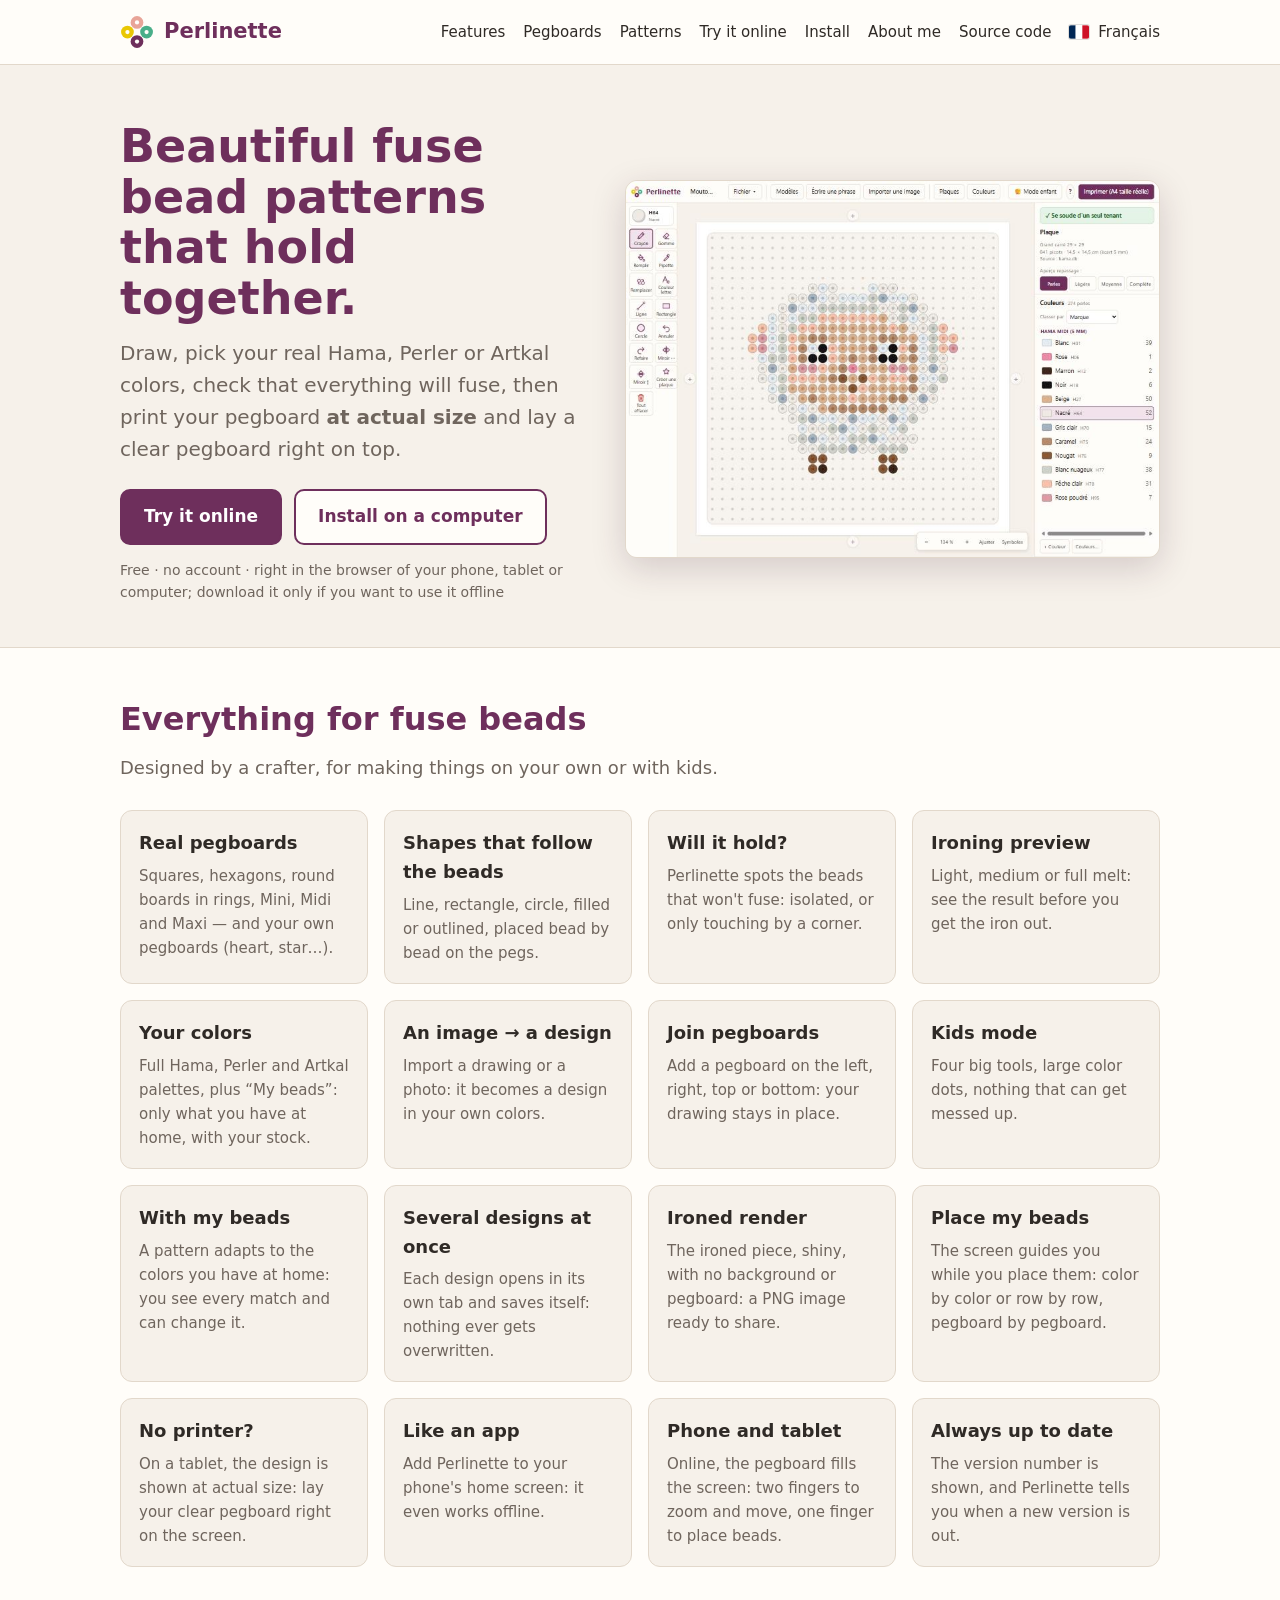
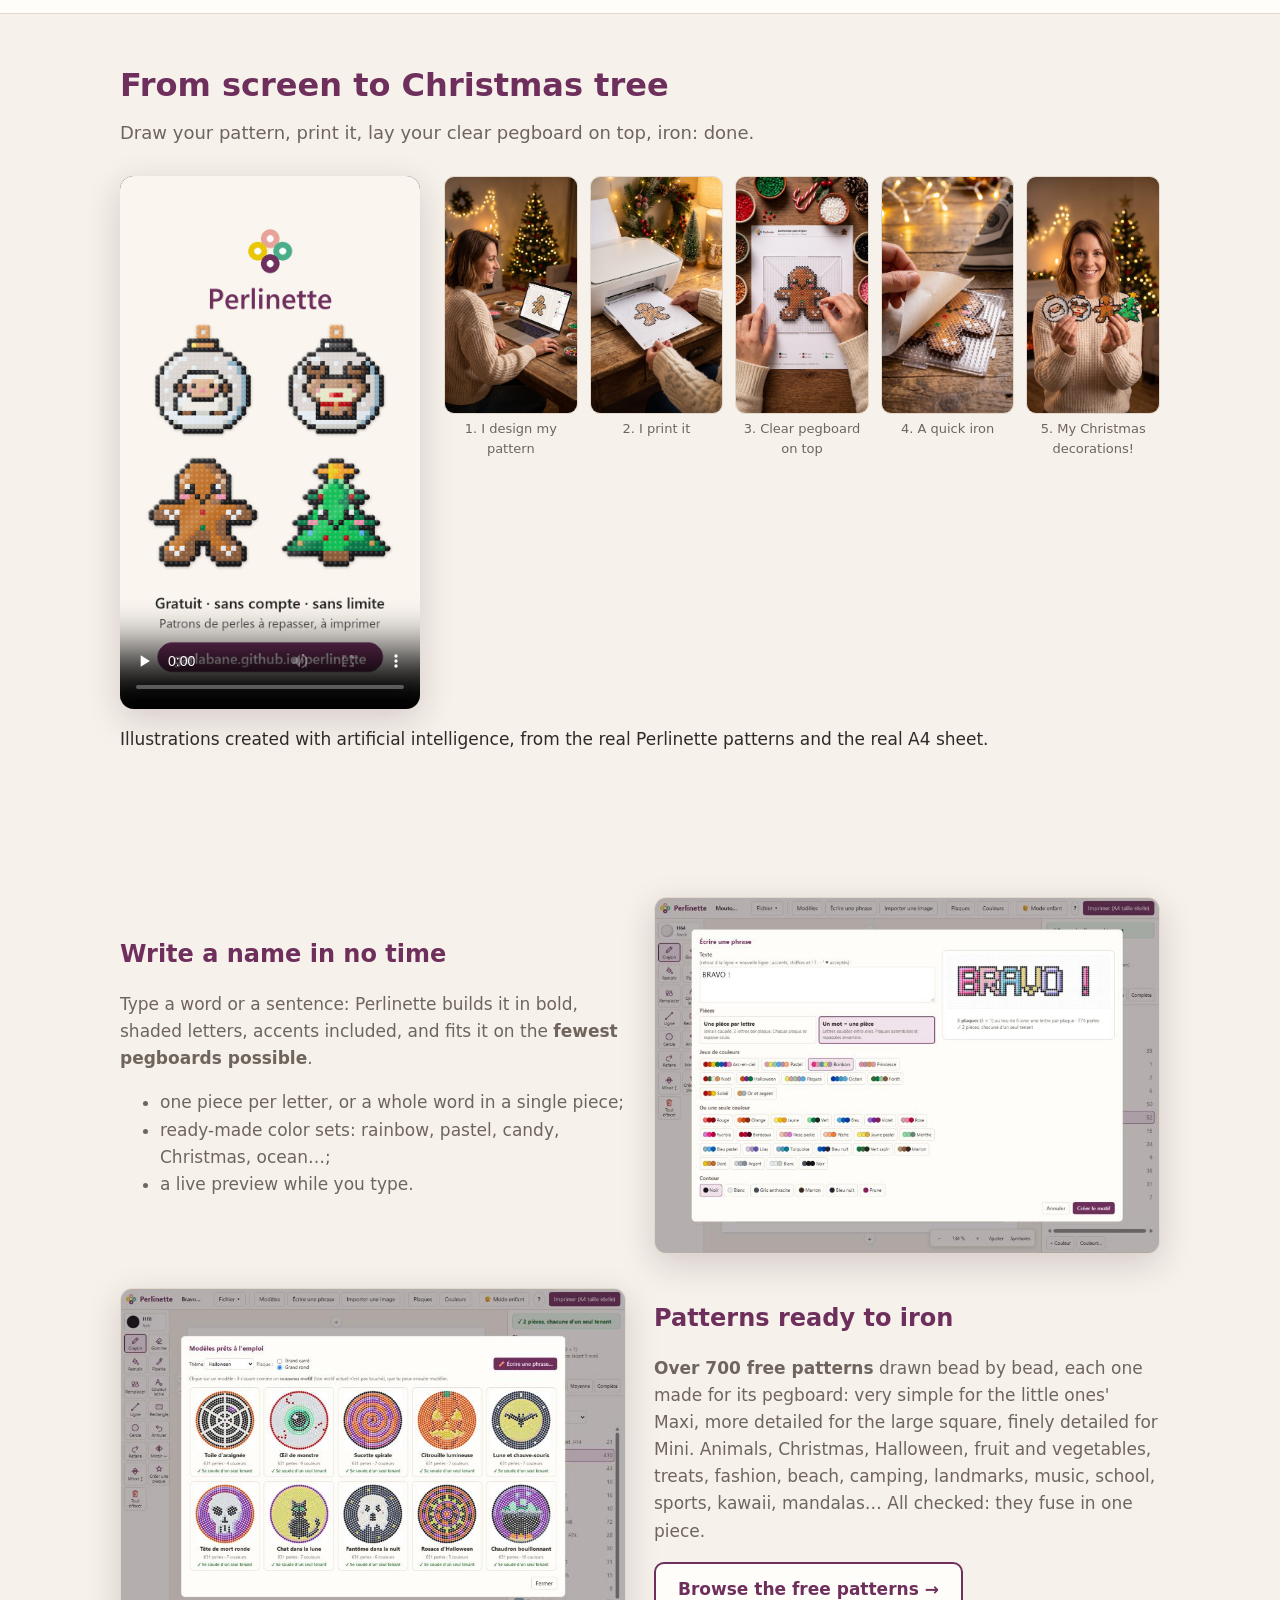
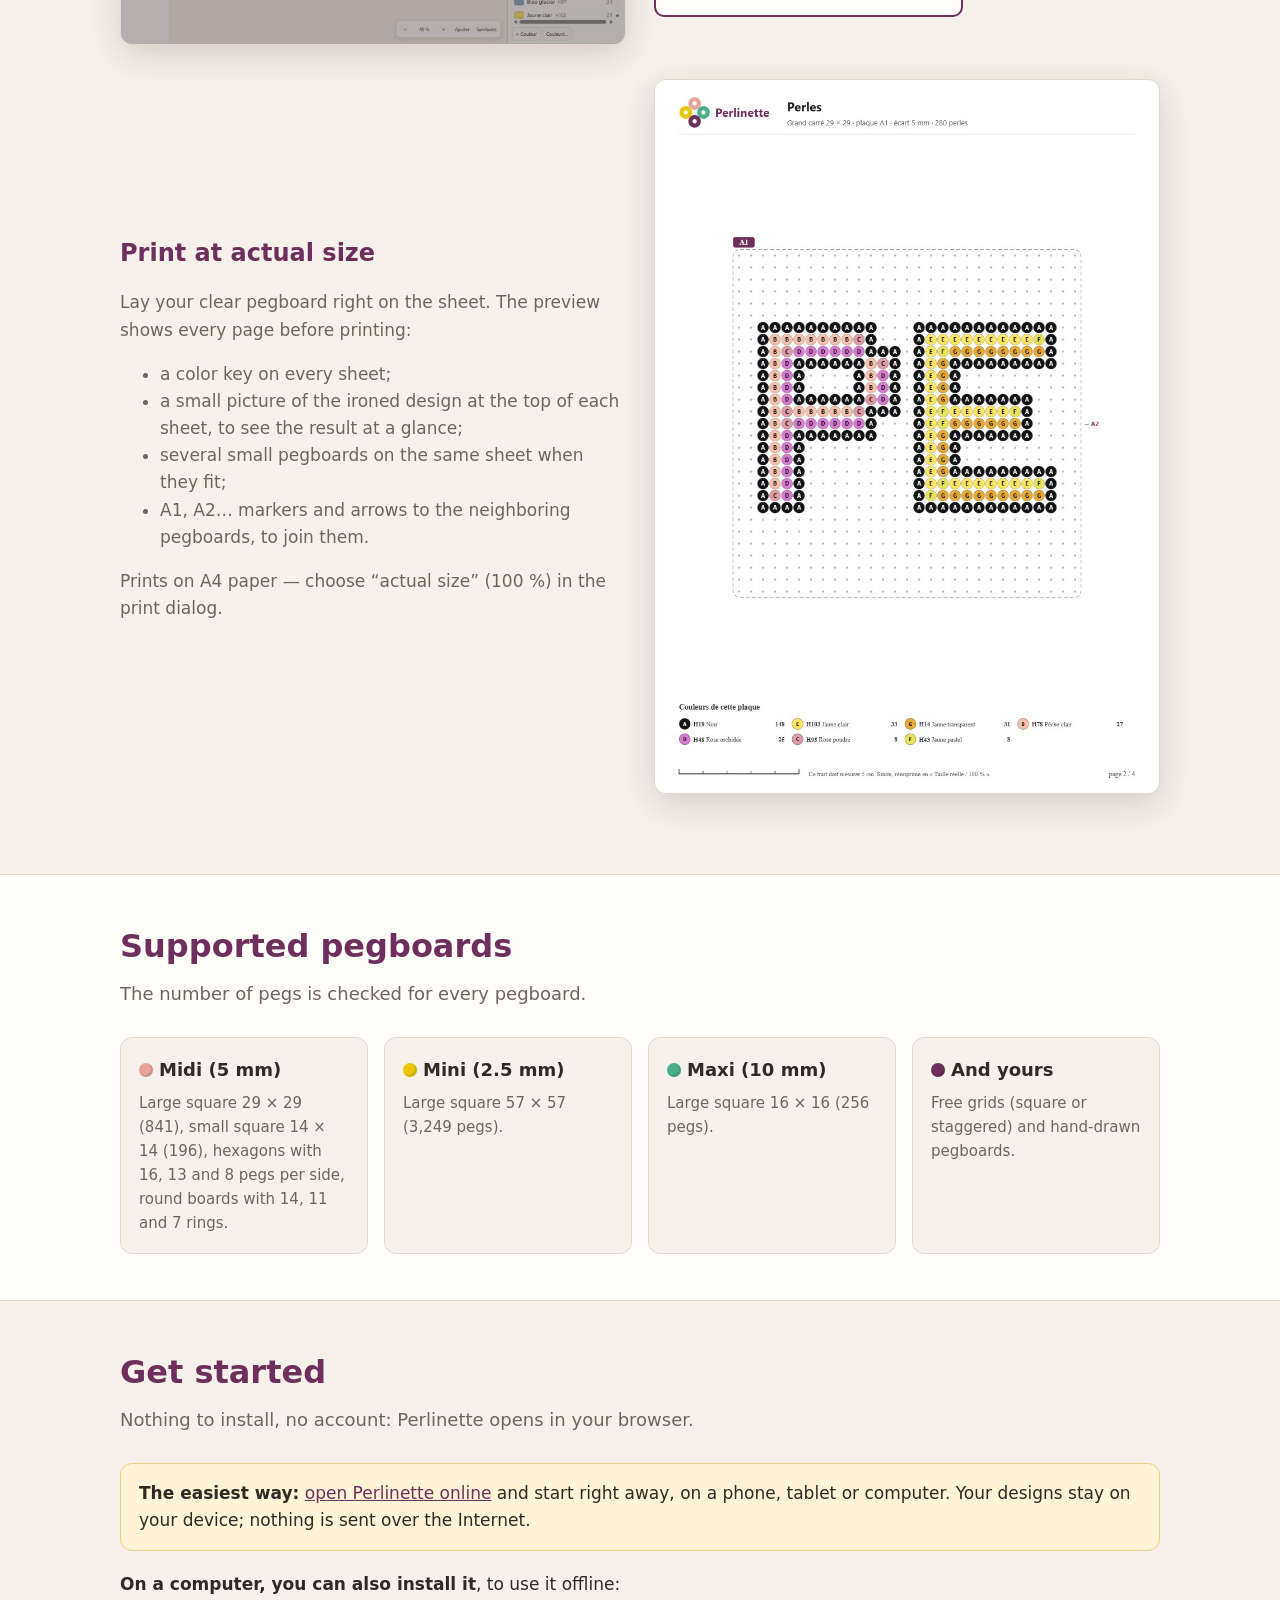
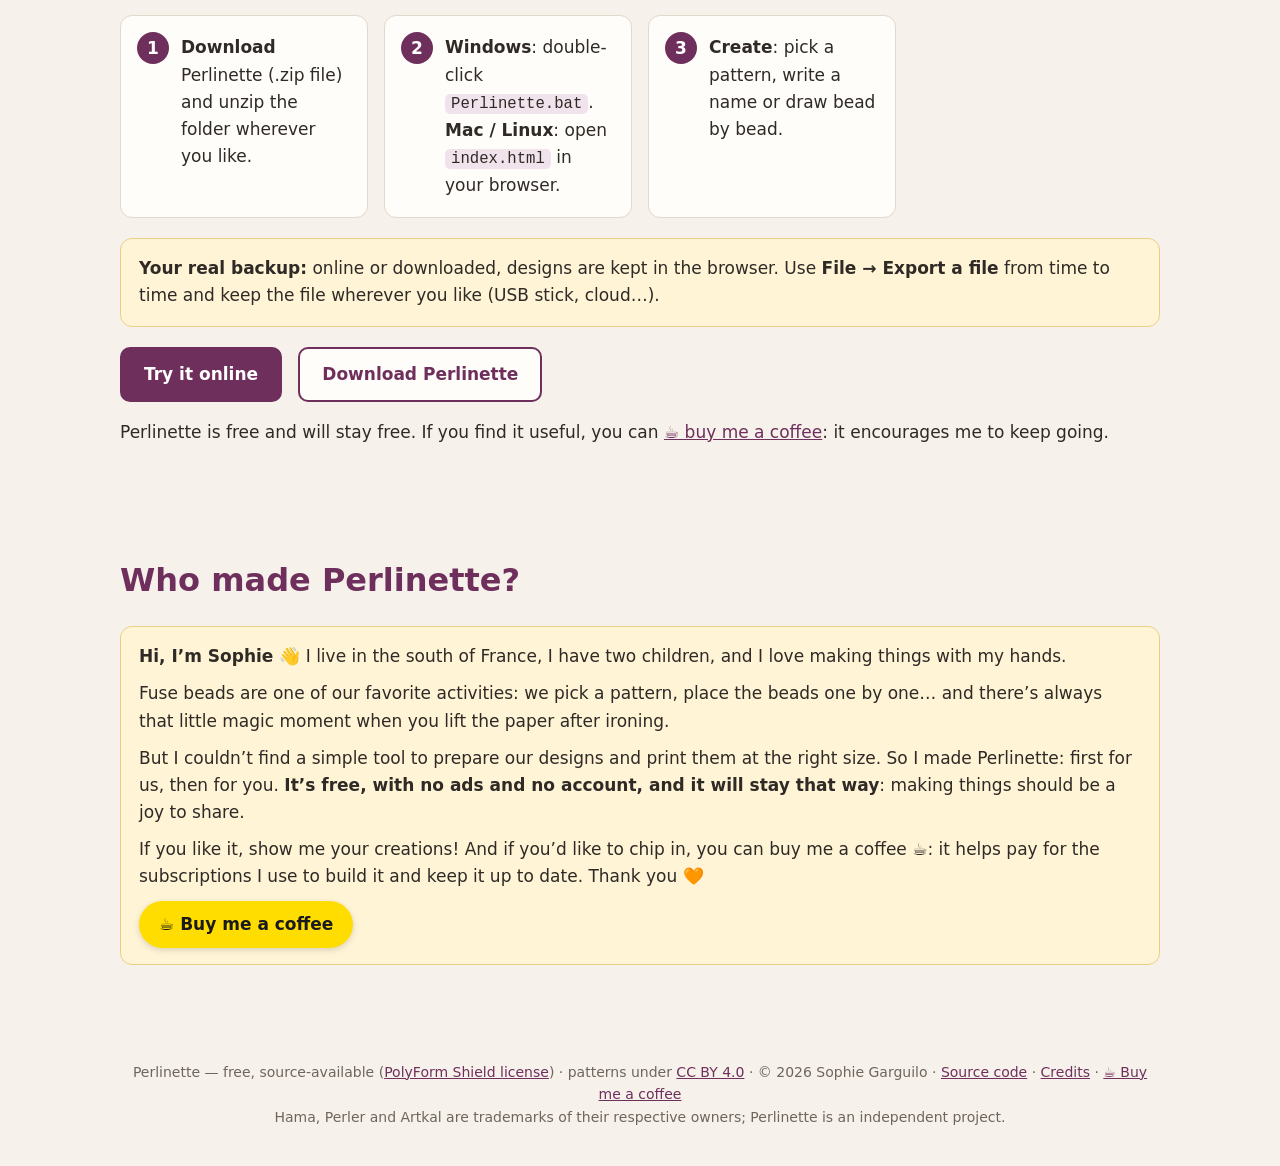
<file: docs/index.html>
<!doctype html>
<html lang="fr">
<head>
<meta charset="utf-8">
<meta name="viewport" content="width=device-width, initial-scale=1">
<title>Perlinette — motifs de perles à repasser</title>
<meta name="description" content="Perlinette : créer, préparer et imprimer à taille réelle des motifs de perles à repasser (Hama, Perler, Artkal). Gratuit, en français, sans installation.">
<link rel="alternate" hreflang="fr" href="https://garlabane.github.io/perlinette/">
<link rel="alternate" hreflang="en" href="https://garlabane.github.io/perlinette/en/">
<link rel="alternate" hreflang="x-default" href="https://garlabane.github.io/perlinette/en/">
<script>
// navigateur réglé dans une autre langue que le français → la page en anglais (sauf choix fait à la main)
(function () {
  try {
    var l = localStorage.getItem('perlinette-langue');
    var nav = (navigator.languages && navigator.languages[0]) || navigator.language || 'fr';
    if (l === 'en' || (!l && !/^fr\b/i.test(nav) && !/[?&]lang=fr/.test(location.search))) location.replace('en/' + location.hash);
  } catch (e) { /* on reste en français */ }
})();
</script>
<link rel="icon" href="logo.svg" type="image/svg+xml">
<link rel="stylesheet" href="style.css">
</head>
<body>
<header class="entete">
  <div class="conteneur">
    <a class="marque" href="./"><img src="logo.svg" alt="">Perlinette</a>
    <nav>
      <a href="#fonctions">Fonctions</a>
      <a href="#plaques">Plaques</a>
      <a href="modeles/">Modèles</a>
      <a href="tutoriels.html">Tutoriels</a>
      <a href="app/">Essayer en ligne</a>
      <a href="#telecharger">Installer</a>
      <a href="#apropos">Qui suis-je ?</a>
      <a href="https://github.com/garlabane/perlinette">Code source</a>
      <a href="en/" lang="en" onclick="try{localStorage.setItem('perlinette-langue','en')}catch(e){}"><svg class="drapeau" viewBox="0 0 60 30" aria-hidden="true"><rect width="60" height="30" fill="#012169"/><path d="M0,0 L60,30 M60,0 L0,30" stroke="#fff" stroke-width="6"/><path d="M0,0 L60,30 M60,0 L0,30" stroke="#C8102E" stroke-width="2"/><path d="M30,0 v30 M0,15 h60" stroke="#fff" stroke-width="10"/><path d="M30,0 v30 M0,15 h60" stroke="#C8102E" stroke-width="6"/></svg> English</a>
    </nav>
  </div>
</header>

<main>
<section class="accroche">
  <div class="conteneur">
    <div>
      <h1>Des motifs de perles à repasser, jolis et qui tiennent.</h1>
      <p class="grand">Dessine, choisis tes vraies couleurs Hama, Perler ou Artkal, vérifie que tout se soudera, puis imprime ta plaque <b>à taille réelle</b> pour poser une plaque transparente dessus.</p>
      <div class="actions">
        <a class="bouton plein" href="app/">Essayer en ligne</a>
        <a class="bouton vide" href="#telecharger">Installer sur ordinateur</a>
        <a class="bouton vide" href="tutoriels.html">Voir les tutoriels</a>
      </div>
      <p class="note">Gratuit · en français · sans compte · directement dans le navigateur du téléphone, de la tablette ou de l'ordinateur ; à télécharger seulement pour l'utiliser sans Internet</p>
    </div>
    <img class="capture" src="captures/editeur.jpg" alt="L'éditeur de Perlinette : un mouton kawaii sur un grand carré, les outils à gauche, les couleurs à droite">
  </div>
</section>

<section class="claire" id="fonctions">
  <div class="conteneur">
    <h2>Tout pour les perles à repasser</h2>
    <p class="sous">Pensé par une créatrice, pour créer seule ou avec des enfants.</p>
    <div class="cartes">
      <div class="carte"><h3>Les vraies plaques</h3><p>Carrés, hexagones, ronds en anneaux, Mini, Midi et Maxi — et tes propres plaques (cœur, étoile…).</p></div>
      <div class="carte"><h3>Des formes qui suivent les perles</h3><p>Ligne, rectangle, cercle, pleins ou évidés, posés perle par perle sur les picots.</p></div>
      <div class="carte"><h3>Ça va tenir ?</h3><p>Perlinette repère les perles qui ne se souderaient pas : isolées ou tenues seulement par un coin.</p></div>
      <div class="carte"><h3>Aperçu du repassage</h3><p>Fusion légère, moyenne ou complète : vois le résultat avant de sortir le fer.</p></div>
      <div class="carte"><h3>Tes couleurs, en français</h3><p>Nuanciers complets Hama, Perler, Artkal, et « Mes perles » : seulement ce que tu as chez toi, avec ton stock.</p></div>
      <div class="carte"><h3>Une image → un motif</h3><p>Importe un dessin ou une photo : il devient un motif avec tes propres couleurs.</p></div>
      <div class="carte"><h3>Assembler des plaques</h3><p>Ajoute une plaque à gauche, à droite, en haut ou en bas : le dessin reste en place.</p></div>
      <div class="carte"><h3>Mode enfant</h3><p>Quatre gros outils, de grandes pastilles de couleur, rien qui se dérègle.</p></div>
      <div class="carte"><h3>Avec mes perles</h3><p>Un modèle s'adapte aux couleurs que tu as chez toi : tu vois chaque correspondance et tu peux la changer.</p></div>
      <div class="carte"><h3>Plusieurs motifs à la fois</h3><p>Chaque motif s'ouvre dans son onglet et s'enregistre tout seul : rien n'est jamais écrasé.</p></div>
      <div class="carte"><h3>Rendu repassé</h3><p>La pièce repassée, brillante, sans fond ni plaque : une image PNG prête à partager.</p></div>
      <div class="carte"><h3>Poser mes perles</h3><p>L'écran te guide pendant que tu poses : couleur par couleur ou rangée par rangée, plaque par plaque.</p></div>
      <div class="carte"><h3>Sans imprimante</h3><p>Sur tablette, le motif s'affiche à taille réelle : pose ta plaque transparente directement sur l'écran.</p></div>
      <div class="carte"><h3>Comme une appli</h3><p>Installe Perlinette sur l'écran d'accueil de ton téléphone : elle marche même sans Internet.</p></div>
      <div class="carte"><h3>Téléphone et tablette</h3><p>En ligne, la plaque s'affiche en grand : deux doigts pour zoomer et se déplacer, un doigt pour poser les perles.</p></div>
      <div class="carte"><h3>Toujours à jour</h3><p>Le numéro de version est affiché, et Perlinette te prévient quand une nouvelle version sort.</p></div>
    </div>
  </div>
</section>

<section id="ecran-sapin">
  <div class="conteneur">
    <h2>De l'écran au sapin</h2>
    <p class="sous">Dessine ton patron, imprime-le, pose ta plaque transparente dessus, repasse : c'est prêt.</p>
    <div class="film">
      <video controls playsinline preload="none" poster="video/pub-noel.jpg" src="video/pub-noel.mp4" aria-label="Vidéo : un patron de Noël créé dans Perlinette, imprimé, réalisé en perles puis repassé"></video>
      <div class="vues">
        <figure><img src="captures/vues/1-creer.jpg" alt="Une femme crée un bonhomme pain d'épice dans Perlinette, dans un salon de Noël" loading="lazy"><figcaption>1. Je crée mon patron</figcaption></figure>
        <figure><img src="captures/vues/2-imprimer.jpg" alt="La feuille A4 du patron sort de l'imprimante" loading="lazy"><figcaption>2. Je l'imprime en A4</figcaption></figure>
        <figure><img src="captures/vues/3-poser.jpg" alt="Une plaque transparente posée sur la feuille, les perles posées une à une" loading="lazy"><figcaption>3. Plaque transparente dessus</figcaption></figure>
        <figure><img src="captures/vues/4-repasser.jpg" alt="On soulève le papier sulfurisé : le bonhomme pain d'épice est repassé" loading="lazy"><figcaption>4. Un coup de fer</figcaption></figure>
        <figure><img src="captures/vues/5-montrer.jpg" alt="Quatre décorations de Noël en perles repassées : mouton, renne, bonhomme pain d'épice, sapin" loading="lazy"><figcaption>5. Mes déco de Noël !</figcaption></figure>
      </div>
    </div>
    <p class="note">Images d'illustration créées par intelligence artificielle, à partir des vrais patrons et de la vraie feuille A4 de Perlinette.</p>
  </div>
</section>

<section>
  <div class="conteneur">
    <div class="vitrine">
      <div>
        <h3>Écrire un prénom en un clin d'œil</h3>
        <p>Tape un mot ou une phrase : Perlinette le compose en lettres épaisses avec du relief, accents compris, et le range sur le <b>moins de plaques possible</b>.</p>
        <ul>
          <li>une pièce par lettre, ou un mot d'une seule pièce ;</li>
          <li>des jeux de couleurs prêts : arc-en-ciel, pastel, bonbon, Noël, océan… ;</li>
          <li>l'aperçu en direct pendant que tu écris.</li>
        </ul>
      </div>
      <img class="capture" src="captures/phrase.jpg" alt="La fenêtre « Écrire une phrase » avec l'aperçu du mot BRAVO en couleurs bonbon">
    </div>
    <div class="vitrine inverse">
      <div>
        <h3>Des modèles prêts à repasser</h3>
        <p><b>Plus de 700 modèles</b> dessinés perle par perle, chacun pensé pour sa plaque : très simples pour la Maxi des petits, travaillés pour le grand carré, détaillés pour la Mini. Animaux, fruits et légumes, gourmandises, mode, plage, camping, monuments, musique, école, sport, fêtes, kawaii, mandalas… Tous vérifiés : ils se soudent d'un seul tenant.</p>
      </div>
      <img class="capture" src="captures/modeles.jpg" alt="La bibliothèque de modèles : dix motifs d'Halloween pour la plaque ronde">
    </div>
    <div class="vitrine">
      <div>
        <h3>Imprimer à taille réelle</h3>
        <p>Pose ta plaque transparente directement sur la feuille. L'aperçu montre chaque page avant d'imprimer :</p>
        <ul>
          <li>légende des couleurs de chaque feuille ;</li>
          <li>en haut de chaque feuille, une miniature du motif repassé, pour voir le résultat d'un coup d'œil ;</li>
          <li>plusieurs petites plaques sur une même feuille quand elles tiennent ;</li>
          <li>repères A1, A2… et flèches vers les plaques voisines pour assembler.</li>
        </ul>
      </div>
      <img class="capture" src="captures/feuille-a4.jpg" alt="Une feuille A4 imprimée : logo, plaque à taille réelle avec symboles, légende des couleurs et règle de contrôle">
    </div>
  </div>
</section>

<section class="claire" id="plaques">
  <div class="conteneur">
    <h2>Plaques prises en charge</h2>
    <p class="sous">Le nombre de picots est vérifié pour chaque plaque.</p>
    <div class="cartes">
      <div class="carte"><h3><span class="perle" style="background:var(--rose)"></span>Midi (5 mm)</h3><p>Grand carré 29 × 29 (841), petit carré 14 × 14 (196), hexagones de 16, 13 et 8 de côté, ronds de 14, 11 et 7 anneaux.</p></div>
      <div class="carte"><h3><span class="perle" style="background:var(--jaune)"></span>Mini (2,5 mm)</h3><p>Grand carré 57 × 57 (3 249 picots).</p></div>
      <div class="carte"><h3><span class="perle" style="background:var(--vert)"></span>Maxi (10 mm)</h3><p>Grand carré 16 × 16 (256 picots).</p></div>
      <div class="carte"><h3><span class="perle" style="background:var(--prune)"></span>Et les tiennes</h3><p>Grilles libres (carrées ou en quinconce) et plaques dessinées à la main.</p></div>
    </div>
  </div>
</section>

<section id="telecharger">
  <div class="conteneur">
    <h2>Commencer</h2>
    <p class="sous">Aucune installation, aucun compte : Perlinette s'ouvre dans ton navigateur.</p>
    <div class="encadre"><b>Le plus simple :</b> <a href="app/">ouvre Perlinette en ligne</a> et commence tout de suite, sur téléphone, tablette ou ordinateur. Tes motifs restent sur ton appareil, rien n'est envoyé sur Internet.</div>
    <p><b>Sur ordinateur, tu peux aussi l'installer</b>, pour l'utiliser même sans Internet :</p>
    <ol class="etapes">
      <li><b>Télécharge</b> Perlinette (fichier .zip) et décompresse le dossier où tu veux.</li>
      <li><b>Windows</b> : double-clique sur <code>Perlinette.bat</code>.<br><b>Mac / Linux</b> : ouvre <code>index.html</code> avec ton navigateur.</li>
      <li><b>Crée</b> : choisis un modèle, écris un prénom ou dessine perle par perle.</li>
    </ol>
    <div class="encadre"><b>Ta vraie sauvegarde :</b> en ligne comme téléchargé, les motifs sont gardés dans le navigateur. Fais <b>Fichier → Exporter un fichier</b> de temps en temps et range le fichier où tu veux (clé USB, cloud…).</div>
    <p><a class="bouton plein" href="app/">Essayer en ligne</a> &nbsp; <a class="bouton vide" href="https://github.com/garlabane/perlinette/archive/refs/heads/main.zip">Télécharger Perlinette</a> &nbsp; <a href="tutoriels.html">Lire les tutoriels →</a></p>
    <p class="note cafe">Perlinette est gratuite et le restera. Si elle te sert, tu peux <a href="https://buymeacoffee.com/garlabane" target="_blank" rel="noopener">☕ m'offrir un café</a> : ça m'encourage à continuer.</p>
  </div>
</section>

<section id="apropos">
  <div class="conteneur">
    <h2>Qui a fait Perlinette ?</h2>
    <div class="encadre apropos-site">
      <p><b>Bonjour, moi c’est Sophie 👋</b> J’habite dans le sud de la France, j’ai deux enfants, et j’adore créer de mes mains.</p>
      <p>Les perles à repasser, c’est une de nos activités préférées : on choisit un modèle, on pose les perles une à une… et il y a toujours ce petit moment magique quand on soulève le papier après le coup de fer.</p>
      <p>Mais je ne trouvais pas d’outil simple pour préparer nos motifs et les imprimer à la bonne taille. Alors j’ai créé Perlinette : d’abord pour nous, puis pour vous. <b>Elle est gratuite, sans publicité et sans compte, et elle le restera</b> : créer, ça doit rester un plaisir à partager.</p>
      <p>Si elle te plaît, montre-moi tes créations ! Et si tu as envie de participer, tu peux m’offrir un café ☕ : il m’aide à payer les abonnements qui me servent à la créer et à la tenir à jour. Merci 🧡</p>
      <p><a class="bouton-cafe" href="https://buymeacoffee.com/garlabane" target="_blank" rel="noopener">☕ M’offrir un café</a></p>
    </div>
  </div>
</section>
</main>

<footer class="pied">
  <div class="conteneur">
    Perlinette — gratuite, code ouvert (<a href="https://github.com/garlabane/perlinette/blob/main/LICENSE">licence PolyForm Shield</a>) · modèles sous <a href="https://github.com/garlabane/perlinette/blob/main/LICENSE-MODELES.md">CC BY 4.0</a> · © 2026 Sophie Garguilo ·
    <a href="https://github.com/garlabane/perlinette">Code source</a> ·
    <a href="https://github.com/garlabane/perlinette/blob/main/CREDITS.md">Crédits</a> ·
    <a href="https://buymeacoffee.com/garlabane" target="_blank" rel="noopener">☕ M'offrir un café</a><br>
    Hama, Perler et Artkal sont des marques de leurs propriétaires ; Perlinette est un projet indépendant.
  </div>
</footer>
</body>
</html>
</file>
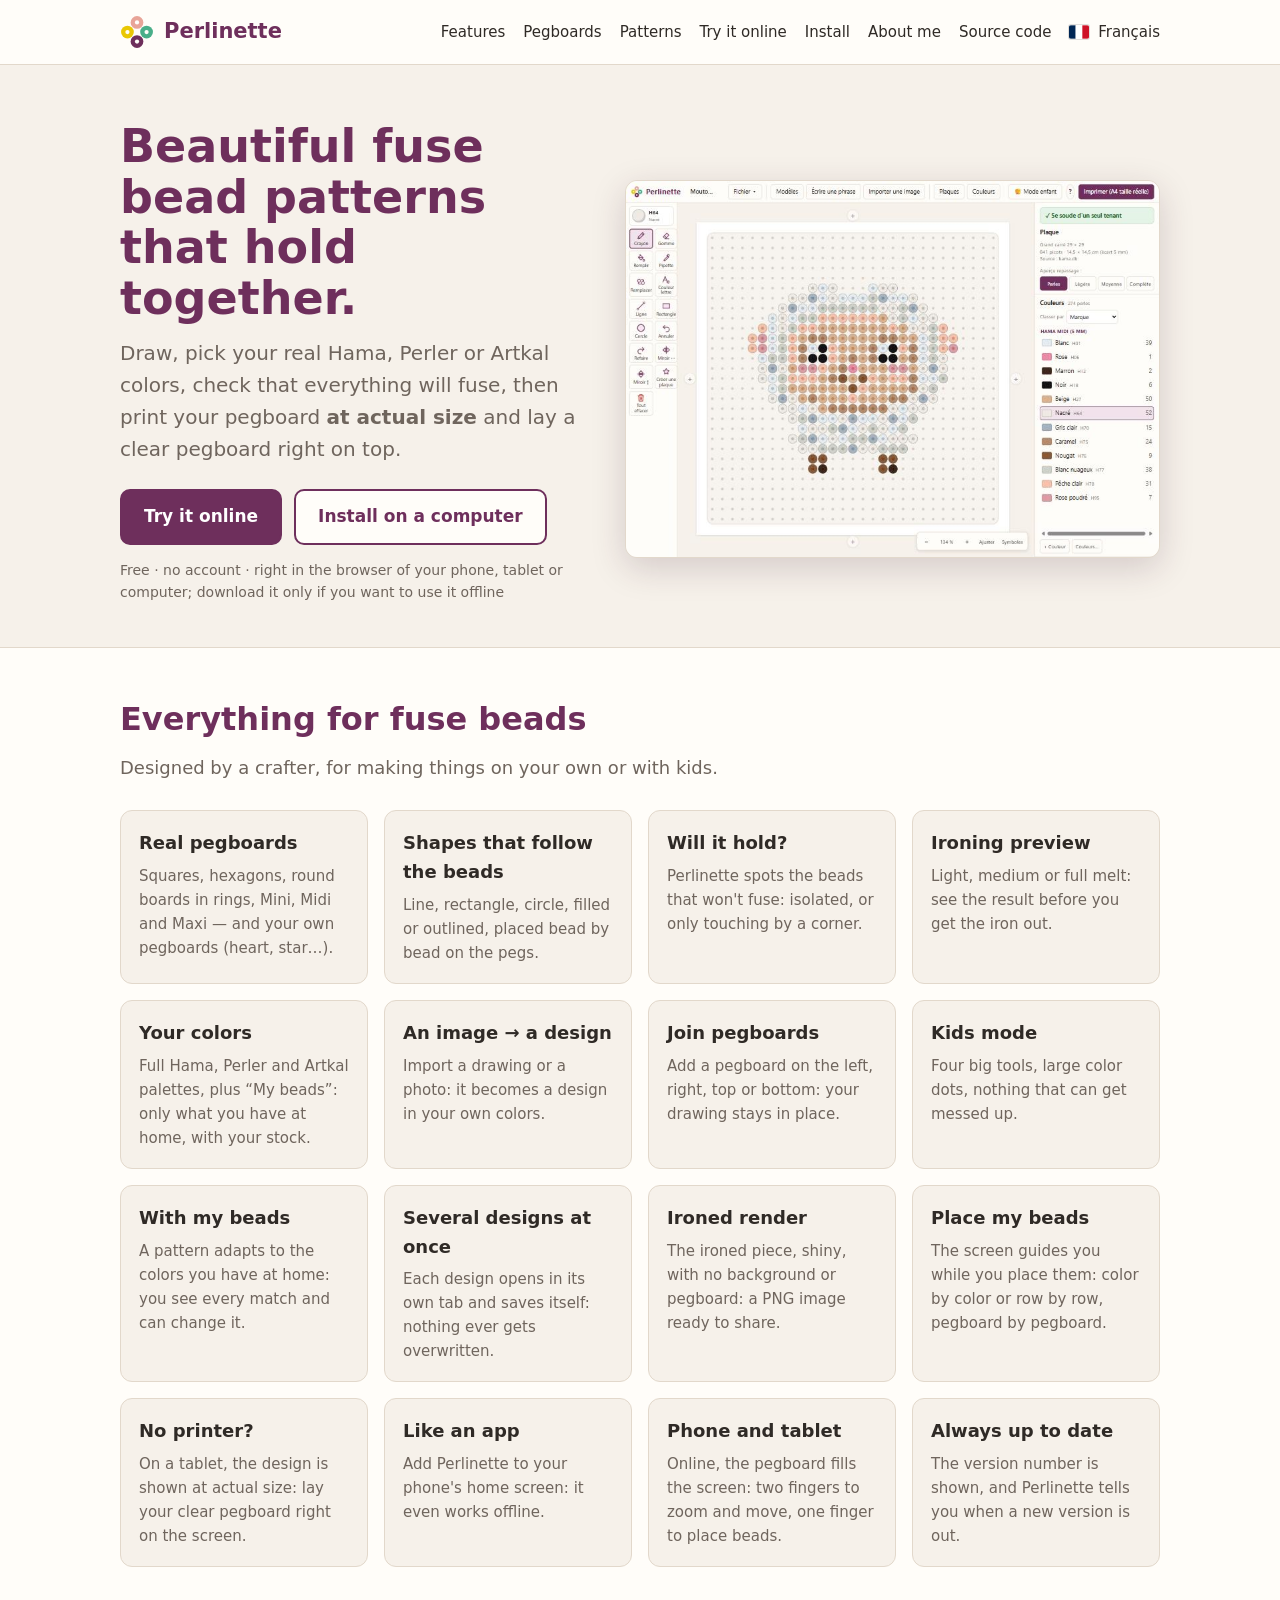
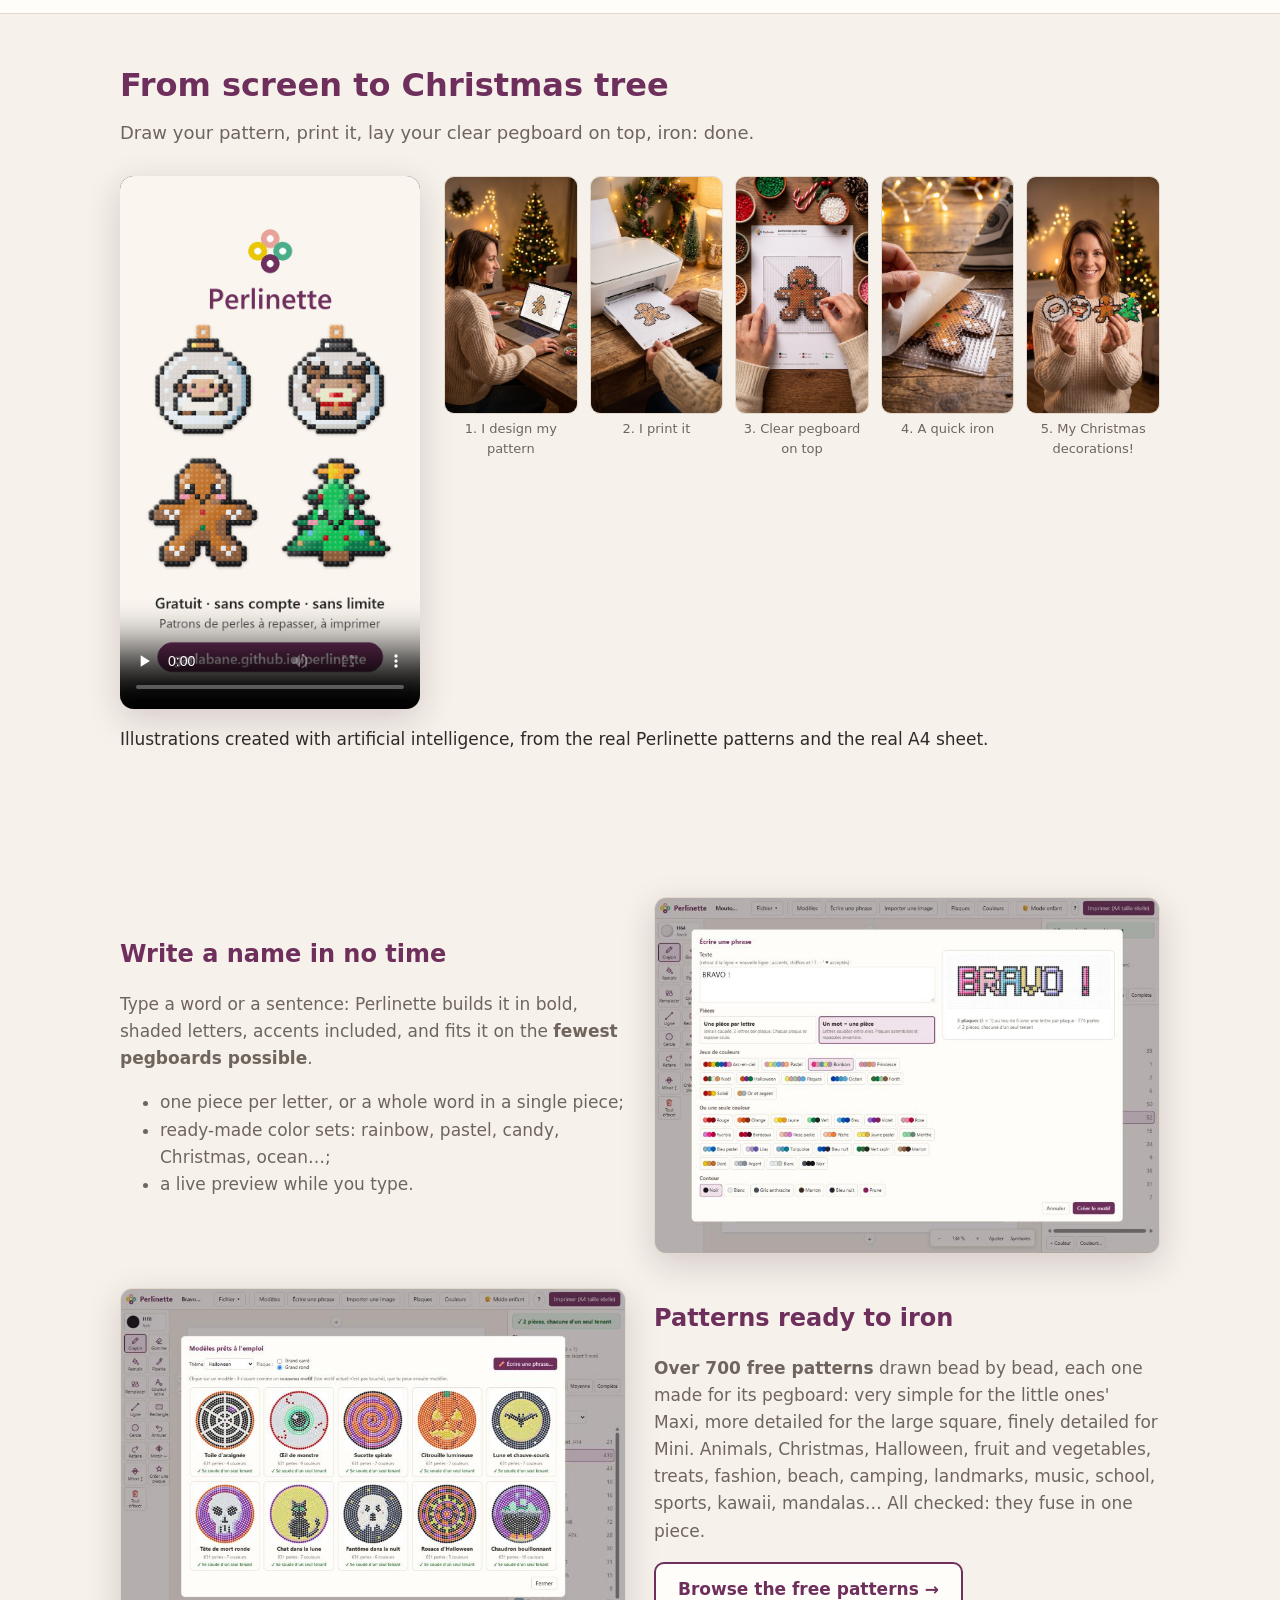
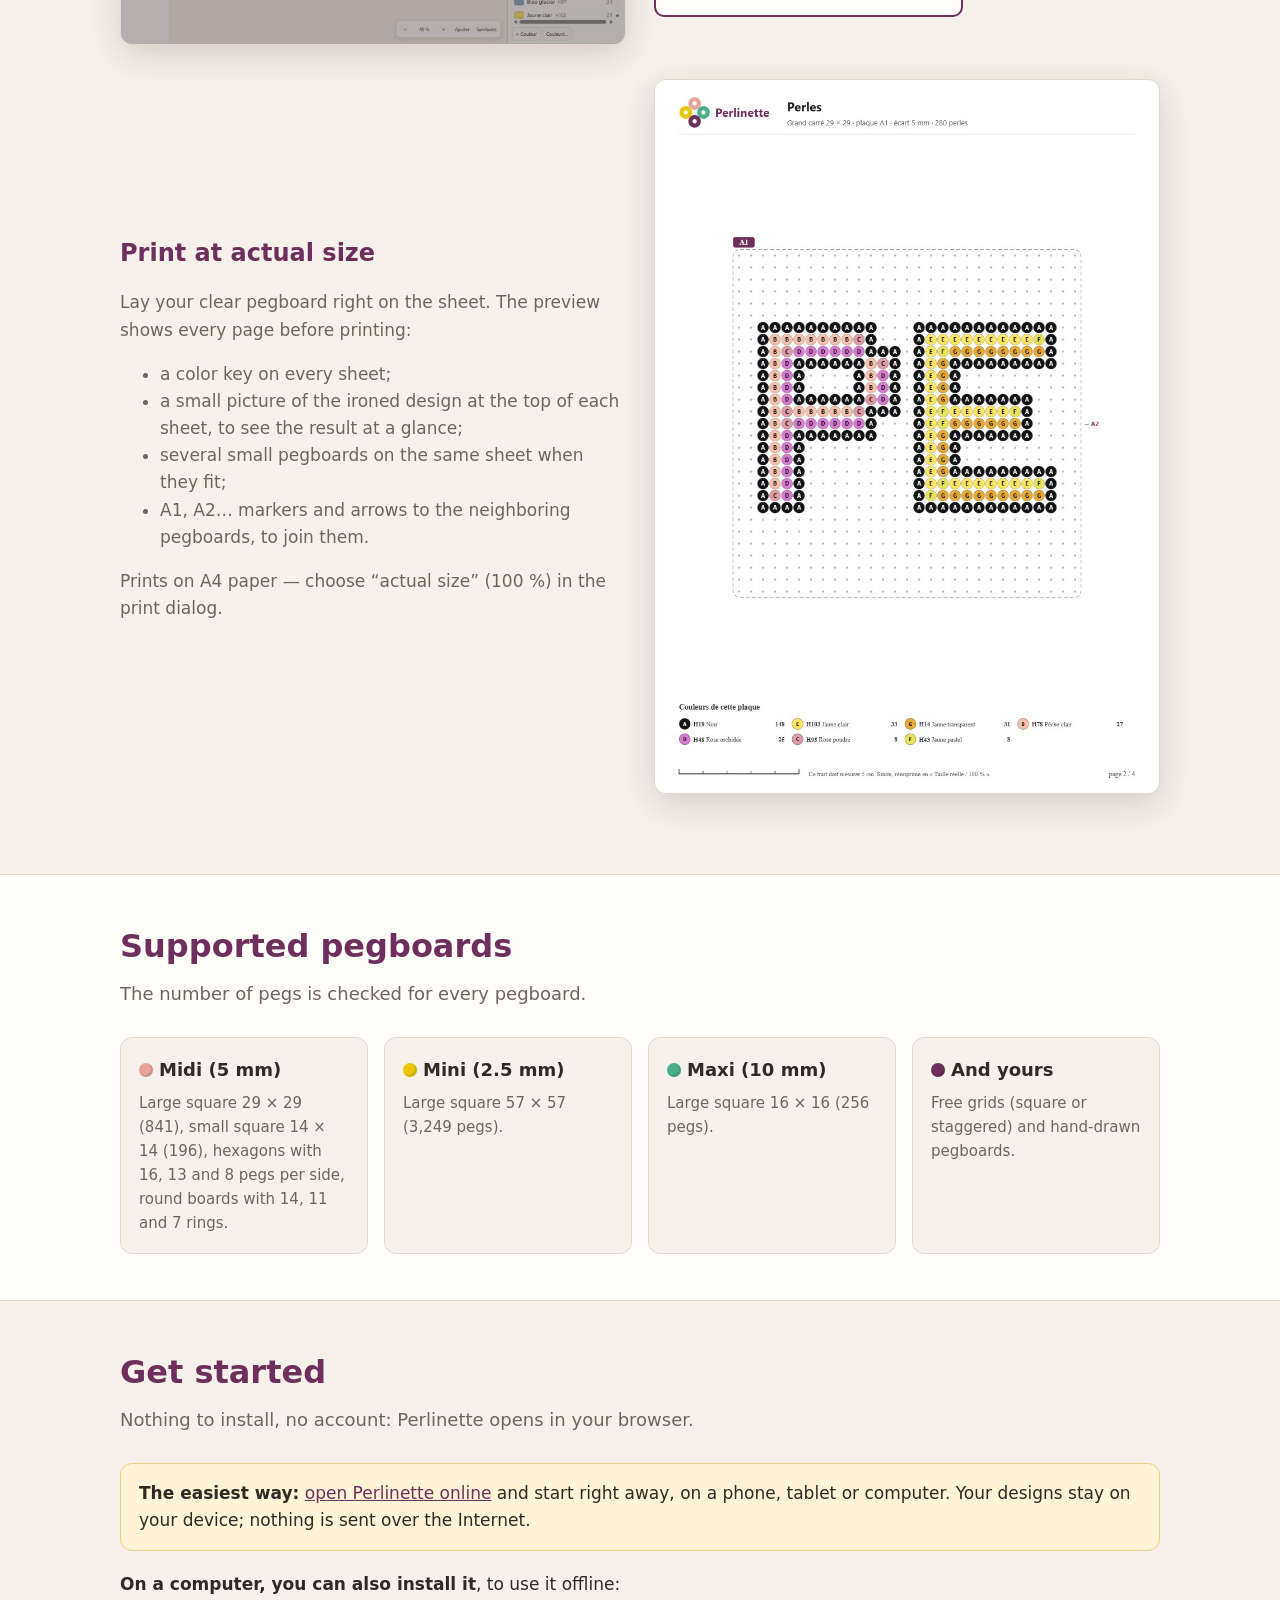
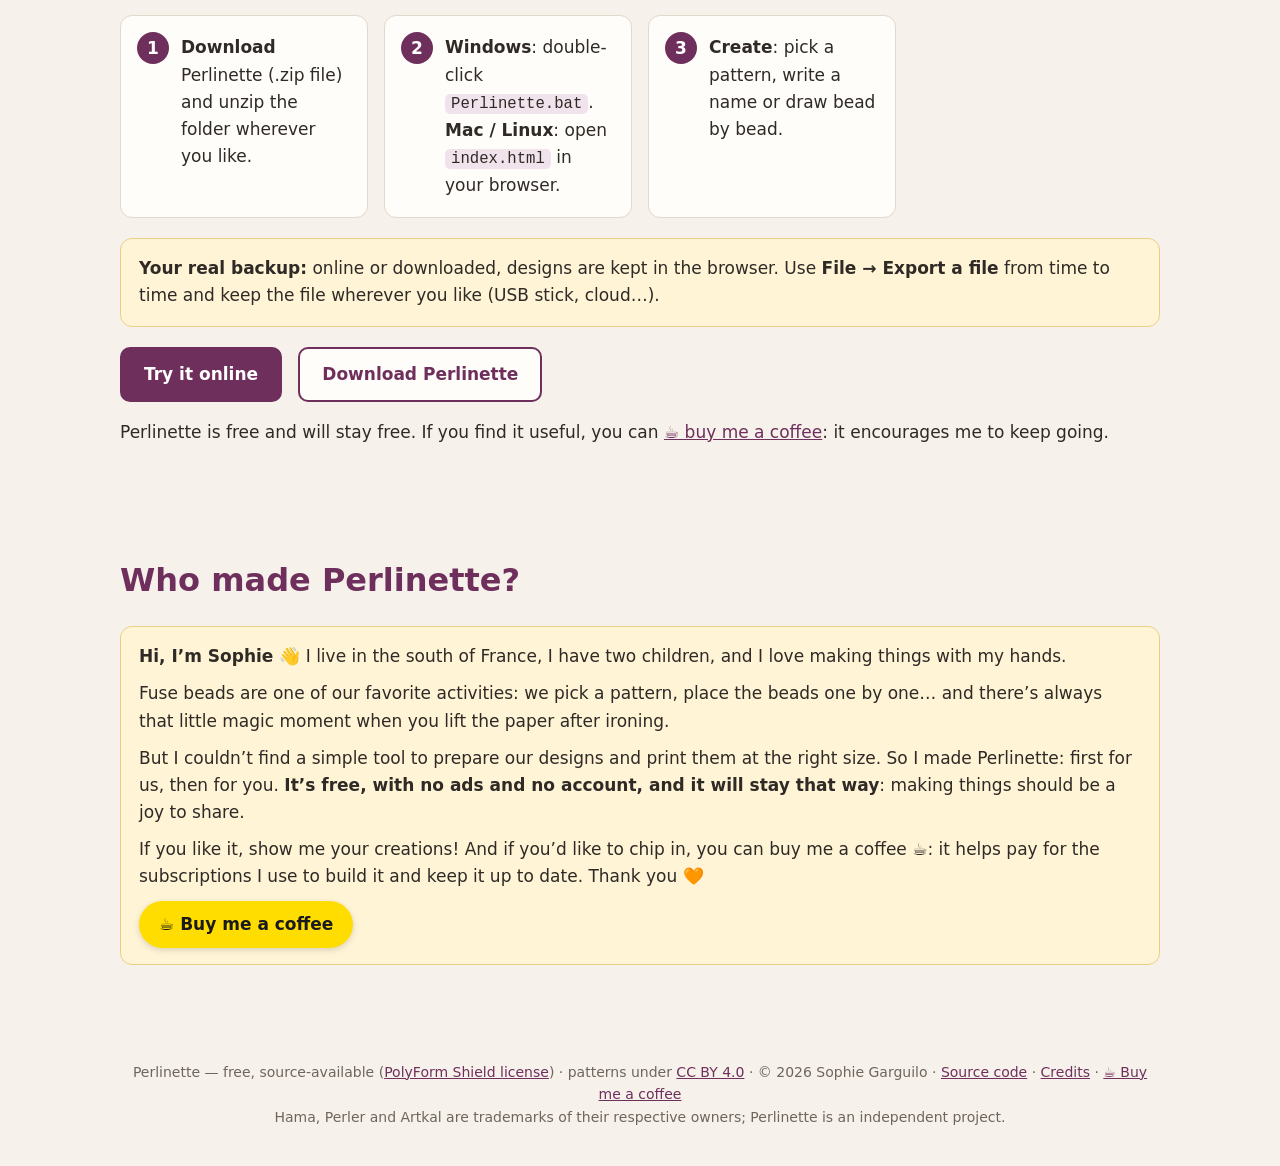
<file: docs/en/index.html>
<!doctype html>
<html lang="en">
<head>
<meta charset="utf-8">
<meta name="viewport" content="width=device-width, initial-scale=1">
<title>Perlinette — free fuse bead pattern maker (Hama, Perler, Artkal)</title>
<meta name="description" content="Perlinette: design, check and print fuse bead patterns at actual size (Hama, Perler, Artkal). 700+ free patterns. Free, no account, works in your browser.">
<link rel="alternate" hreflang="fr" href="https://garlabane.github.io/perlinette/">
<link rel="alternate" hreflang="en" href="https://garlabane.github.io/perlinette/en/">
<link rel="alternate" hreflang="x-default" href="https://garlabane.github.io/perlinette/en/">
<link rel="icon" href="../logo.svg" type="image/svg+xml">
<link rel="stylesheet" href="../style.css">
<script>try { localStorage.setItem('perlinette-langue', 'en'); } catch (e) {}</script>
</head>
<body>
<header class="entete">
  <div class="conteneur">
    <a class="marque" href="./"><img src="../logo.svg" alt="">Perlinette</a>
    <nav>
      <a href="#features">Features</a>
      <a href="#pegboards">Pegboards</a>
      <a href="patterns/">Patterns</a>
      <a href="../app/?lang=en">Try it online</a>
      <a href="#start">Install</a>
      <a href="#about">About me</a>
      <a href="https://github.com/garlabane/perlinette">Source code</a>
      <a href="../" lang="fr" onclick="try{localStorage.setItem('perlinette-langue','fr')}catch(e){}"><svg class="drapeau" viewBox="0 0 3 2" aria-hidden="true"><rect width="1" height="2" fill="#002654"/><rect x="1" width="1" height="2" fill="#fff"/><rect x="2" width="1" height="2" fill="#CE1126"/></svg> Français</a>
    </nav>
  </div>
</header>

<main>
<section class="accroche">
  <div class="conteneur">
    <div>
      <h1>Beautiful fuse bead patterns that hold together.</h1>
      <p class="grand">Draw, pick your real Hama, Perler or Artkal colors, check that everything will fuse, then print your pegboard <b>at actual size</b> and lay a clear pegboard right on top.</p>
      <div class="actions">
        <a class="bouton plein" href="../app/?lang=en">Try it online</a>
        <a class="bouton vide" href="#start">Install on a computer</a>
      </div>
      <p class="note">Free · no account · right in the browser of your phone, tablet or computer; download it only if you want to use it offline</p>
    </div>
    <img class="capture" src="../captures/editeur.jpg" alt="The Perlinette editor: a kawaii sheep on a large square pegboard, tools on the left, colors on the right">
  </div>
</section>

<section class="claire" id="features">
  <div class="conteneur">
    <h2>Everything for fuse beads</h2>
    <p class="sous">Designed by a crafter, for making things on your own or with kids.</p>
    <div class="cartes">
      <div class="carte"><h3>Real pegboards</h3><p>Squares, hexagons, round boards in rings, Mini, Midi and Maxi — and your own pegboards (heart, star…).</p></div>
      <div class="carte"><h3>Shapes that follow the beads</h3><p>Line, rectangle, circle, filled or outlined, placed bead by bead on the pegs.</p></div>
      <div class="carte"><h3>Will it hold?</h3><p>Perlinette spots the beads that won't fuse: isolated, or only touching by a corner.</p></div>
      <div class="carte"><h3>Ironing preview</h3><p>Light, medium or full melt: see the result before you get the iron out.</p></div>
      <div class="carte"><h3>Your colors</h3><p>Full Hama, Perler and Artkal palettes, plus “My beads”: only what you have at home, with your stock.</p></div>
      <div class="carte"><h3>An image → a design</h3><p>Import a drawing or a photo: it becomes a design in your own colors.</p></div>
      <div class="carte"><h3>Join pegboards</h3><p>Add a pegboard on the left, right, top or bottom: your drawing stays in place.</p></div>
      <div class="carte"><h3>Kids mode</h3><p>Four big tools, large color dots, nothing that can get messed up.</p></div>
      <div class="carte"><h3>With my beads</h3><p>A pattern adapts to the colors you have at home: you see every match and can change it.</p></div>
      <div class="carte"><h3>Several designs at once</h3><p>Each design opens in its own tab and saves itself: nothing ever gets overwritten.</p></div>
      <div class="carte"><h3>Ironed render</h3><p>The ironed piece, shiny, with no background or pegboard: a PNG image ready to share.</p></div>
      <div class="carte"><h3>Place my beads</h3><p>The screen guides you while you place them: color by color or row by row, pegboard by pegboard.</p></div>
      <div class="carte"><h3>No printer?</h3><p>On a tablet, the design is shown at actual size: lay your clear pegboard right on the screen.</p></div>
      <div class="carte"><h3>Like an app</h3><p>Add Perlinette to your phone's home screen: it even works offline.</p></div>
      <div class="carte"><h3>Phone and tablet</h3><p>Online, the pegboard fills the screen: two fingers to zoom and move, one finger to place beads.</p></div>
      <div class="carte"><h3>Always up to date</h3><p>The version number is shown, and Perlinette tells you when a new version is out.</p></div>
    </div>
  </div>
</section>

<section>
  <div class="conteneur">
    <h2>From screen to Christmas tree</h2>
    <p class="sous">Draw your pattern, print it, lay your clear pegboard on top, iron: done.</p>
    <div class="film">
      <video controls playsinline preload="none" poster="../video/pub-noel.jpg" src="../video/pub-noel.mp4" aria-label="Video: a Christmas pattern made in Perlinette, printed, made with beads and ironed"></video>
      <div class="vues">
        <figure><img src="../captures/vues/1-creer.jpg" alt="A woman designs a gingerbread man in Perlinette, in a Christmas living room" loading="lazy"><figcaption>1. I design my pattern</figcaption></figure>
        <figure><img src="../captures/vues/2-imprimer.jpg" alt="The A4 pattern sheet comes out of the printer" loading="lazy"><figcaption>2. I print it</figcaption></figure>
        <figure><img src="../captures/vues/3-poser.jpg" alt="A clear pegboard laid on the sheet, beads placed one by one" loading="lazy"><figcaption>3. Clear pegboard on top</figcaption></figure>
        <figure><img src="../captures/vues/4-repasser.jpg" alt="Lifting the baking paper: the gingerbread man is ironed" loading="lazy"><figcaption>4. A quick iron</figcaption></figure>
        <figure><img src="../captures/vues/5-montrer.jpg" alt="Four ironed fuse bead Christmas decorations: sheep, reindeer, gingerbread man, tree" loading="lazy"><figcaption>5. My Christmas decorations!</figcaption></figure>
      </div>
    </div>
    <p class="note">Illustrations created with artificial intelligence, from the real Perlinette patterns and the real A4 sheet.</p>
  </div>
</section>

<section>
  <div class="conteneur">
    <div class="vitrine">
      <div>
        <h3>Write a name in no time</h3>
        <p>Type a word or a sentence: Perlinette builds it in bold, shaded letters, accents included, and fits it on the <b>fewest pegboards possible</b>.</p>
        <ul>
          <li>one piece per letter, or a whole word in a single piece;</li>
          <li>ready-made color sets: rainbow, pastel, candy, Christmas, ocean…;</li>
          <li>a live preview while you type.</li>
        </ul>
      </div>
      <img class="capture" src="../captures/phrase.jpg" alt="The “Write a sentence” window with a preview of the word BRAVO in candy colors">
    </div>
    <div class="vitrine inverse">
      <div>
        <h3>Patterns ready to iron</h3>
        <p><b>Over 700 free patterns</b> drawn bead by bead, each one made for its pegboard: very simple for the little ones' Maxi, more detailed for the large square, finely detailed for Mini. Animals, Christmas, Halloween, fruit and vegetables, treats, fashion, beach, camping, landmarks, music, school, sports, kawaii, mandalas… All checked: they fuse in one piece.</p>
        <p><a class="bouton vide" href="patterns/">Browse the free patterns →</a></p>
      </div>
      <img class="capture" src="../captures/modeles.jpg" alt="The pattern library: ten Halloween designs for the round pegboard">
    </div>
    <div class="vitrine">
      <div>
        <h3>Print at actual size</h3>
        <p>Lay your clear pegboard right on the sheet. The preview shows every page before printing:</p>
        <ul>
          <li>a color key on every sheet;</li>
          <li>a small picture of the ironed design at the top of each sheet, to see the result at a glance;</li>
          <li>several small pegboards on the same sheet when they fit;</li>
          <li>A1, A2… markers and arrows to the neighboring pegboards, to join them.</li>
        </ul>
        <p class="note">Prints on A4 paper — choose “actual size” (100 %) in the print dialog.</p>
      </div>
      <img class="capture" src="../captures/feuille-a4.jpg" alt="A printed sheet: pegboard at actual size with symbols, color key and a ruler to check the scale">
    </div>
  </div>
</section>

<section class="claire" id="pegboards">
  <div class="conteneur">
    <h2>Supported pegboards</h2>
    <p class="sous">The number of pegs is checked for every pegboard.</p>
    <div class="cartes">
      <div class="carte"><h3><span class="perle" style="background:var(--rose)"></span>Midi (5 mm)</h3><p>Large square 29 × 29 (841), small square 14 × 14 (196), hexagons with 16, 13 and 8 pegs per side, round boards with 14, 11 and 7 rings.</p></div>
      <div class="carte"><h3><span class="perle" style="background:var(--jaune)"></span>Mini (2.5 mm)</h3><p>Large square 57 × 57 (3,249 pegs).</p></div>
      <div class="carte"><h3><span class="perle" style="background:var(--vert)"></span>Maxi (10 mm)</h3><p>Large square 16 × 16 (256 pegs).</p></div>
      <div class="carte"><h3><span class="perle" style="background:var(--prune)"></span>And yours</h3><p>Free grids (square or staggered) and hand-drawn pegboards.</p></div>
    </div>
  </div>
</section>

<section id="start">
  <div class="conteneur">
    <h2>Get started</h2>
    <p class="sous">Nothing to install, no account: Perlinette opens in your browser.</p>
    <div class="encadre"><b>The easiest way:</b> <a href="../app/?lang=en">open Perlinette online</a> and start right away, on a phone, tablet or computer. Your designs stay on your device; nothing is sent over the Internet.</div>
    <p><b>On a computer, you can also install it</b>, to use it offline:</p>
    <ol class="etapes">
      <li><b>Download</b> Perlinette (.zip file) and unzip the folder wherever you like.</li>
      <li><b>Windows</b>: double-click <code>Perlinette.bat</code>.<br><b>Mac / Linux</b>: open <code>index.html</code> in your browser.</li>
      <li><b>Create</b>: pick a pattern, write a name or draw bead by bead.</li>
    </ol>
    <div class="encadre"><b>Your real backup:</b> online or downloaded, designs are kept in the browser. Use <b>File → Export a file</b> from time to time and keep the file wherever you like (USB stick, cloud…).</div>
    <p><a class="bouton plein" href="../app/?lang=en">Try it online</a> &nbsp; <a class="bouton vide" href="https://github.com/garlabane/perlinette/archive/refs/heads/main.zip">Download Perlinette</a></p>
    <p class="note cafe">Perlinette is free and will stay free. If you find it useful, you can <a href="https://buymeacoffee.com/garlabane" target="_blank" rel="noopener">☕ buy me a coffee</a>: it encourages me to keep going.</p>
  </div>
</section>

<section id="about">
  <div class="conteneur">
    <h2>Who made Perlinette?</h2>
    <div class="encadre apropos-site">
      <p><b>Hi, I’m Sophie 👋</b> I live in the south of France, I have two children, and I love making things with my hands.</p>
      <p>Fuse beads are one of our favorite activities: we pick a pattern, place the beads one by one… and there’s always that little magic moment when you lift the paper after ironing.</p>
      <p>But I couldn’t find a simple tool to prepare our designs and print them at the right size. So I made Perlinette: first for us, then for you. <b>It’s free, with no ads and no account, and it will stay that way</b>: making things should be a joy to share.</p>
      <p>If you like it, show me your creations! And if you’d like to chip in, you can buy me a coffee ☕: it helps pay for the subscriptions I use to build it and keep it up to date. Thank you 🧡</p>
      <p><a class="bouton-cafe" href="https://buymeacoffee.com/garlabane" target="_blank" rel="noopener">☕ Buy me a coffee</a></p>
    </div>
  </div>
</section>
</main>

<footer class="pied">
  <div class="conteneur">
    Perlinette — free, source-available (<a href="https://github.com/garlabane/perlinette/blob/main/LICENSE">PolyForm Shield license</a>) · patterns under <a href="https://github.com/garlabane/perlinette/blob/main/LICENSE-MODELES.md">CC BY 4.0</a> · © 2026 Sophie Garguilo ·
    <a href="https://github.com/garlabane/perlinette">Source code</a> ·
    <a href="https://github.com/garlabane/perlinette/blob/main/CREDITS.md">Credits</a> ·
    <a href="https://buymeacoffee.com/garlabane" target="_blank" rel="noopener">☕ Buy me a coffee</a><br>
    Hama, Perler and Artkal are trademarks of their respective owners; Perlinette is an independent project.
  </div>
</footer>
</body>
</html>
</file>
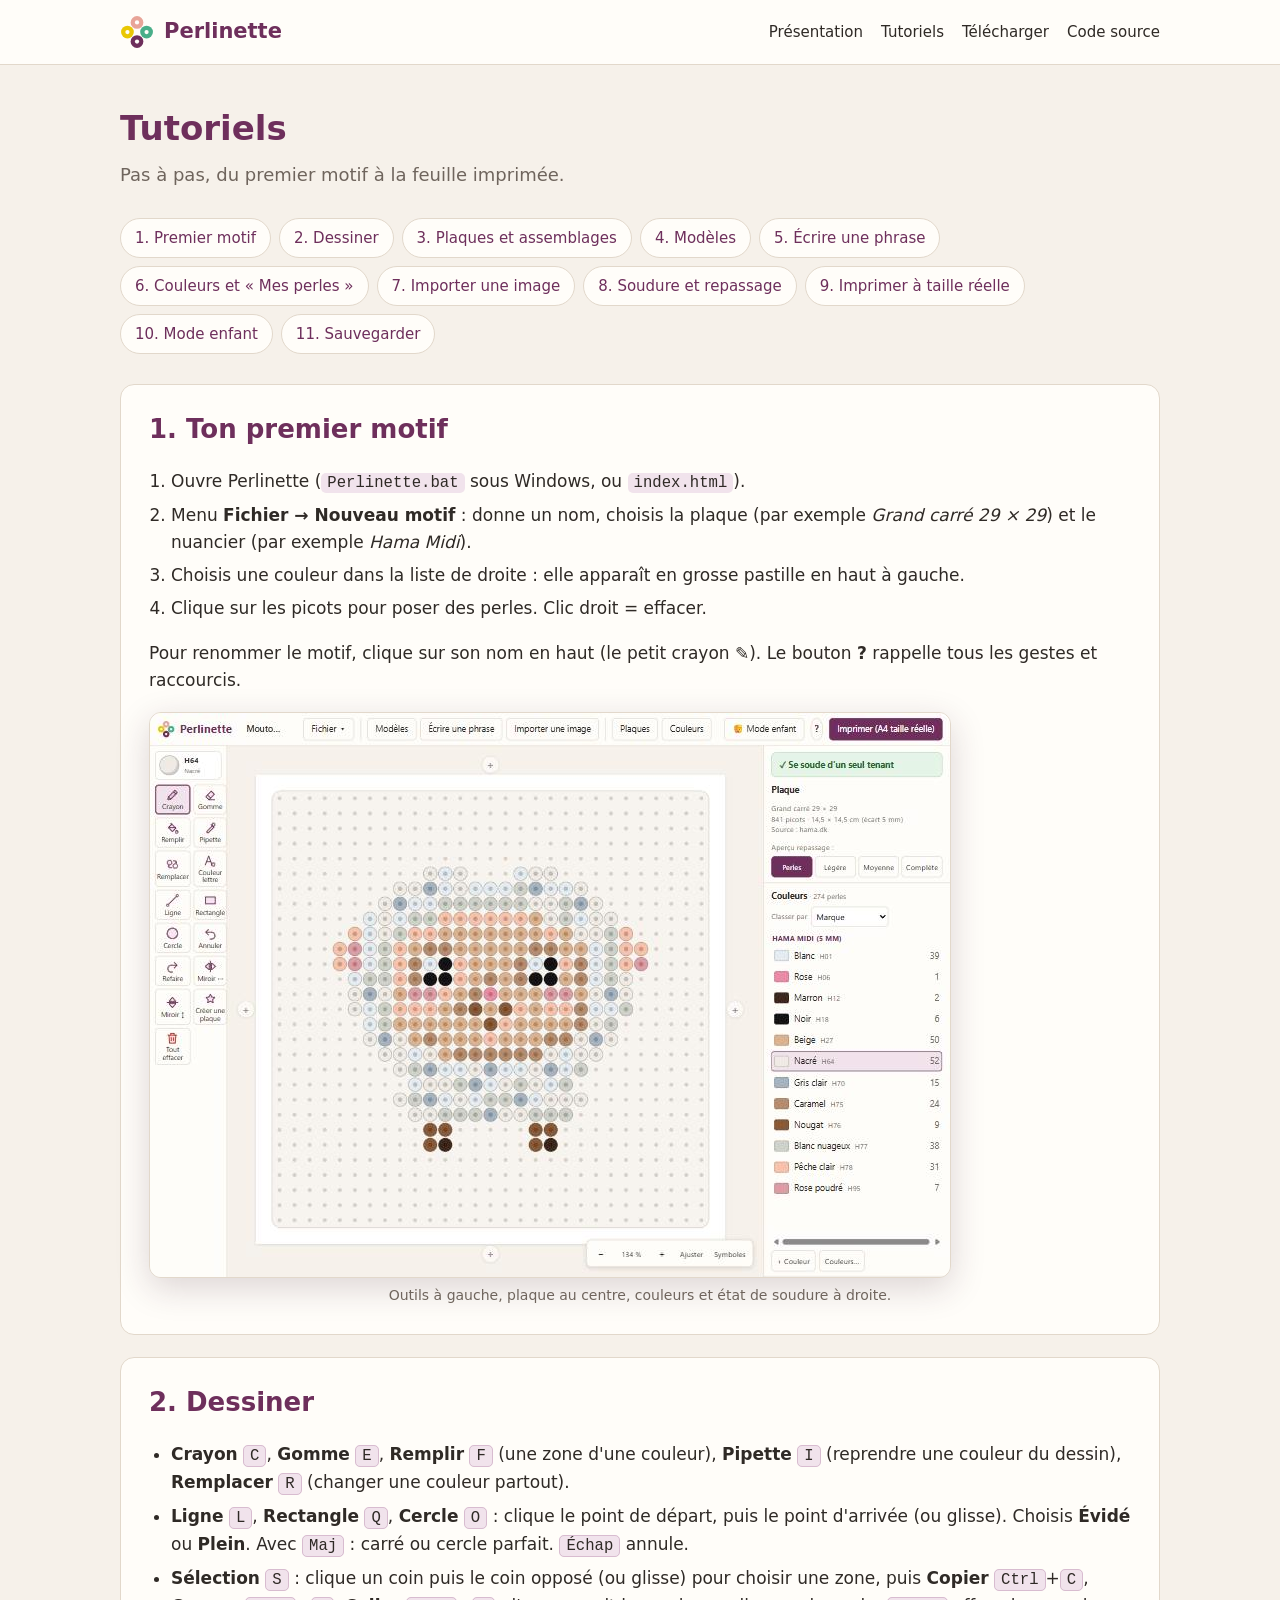
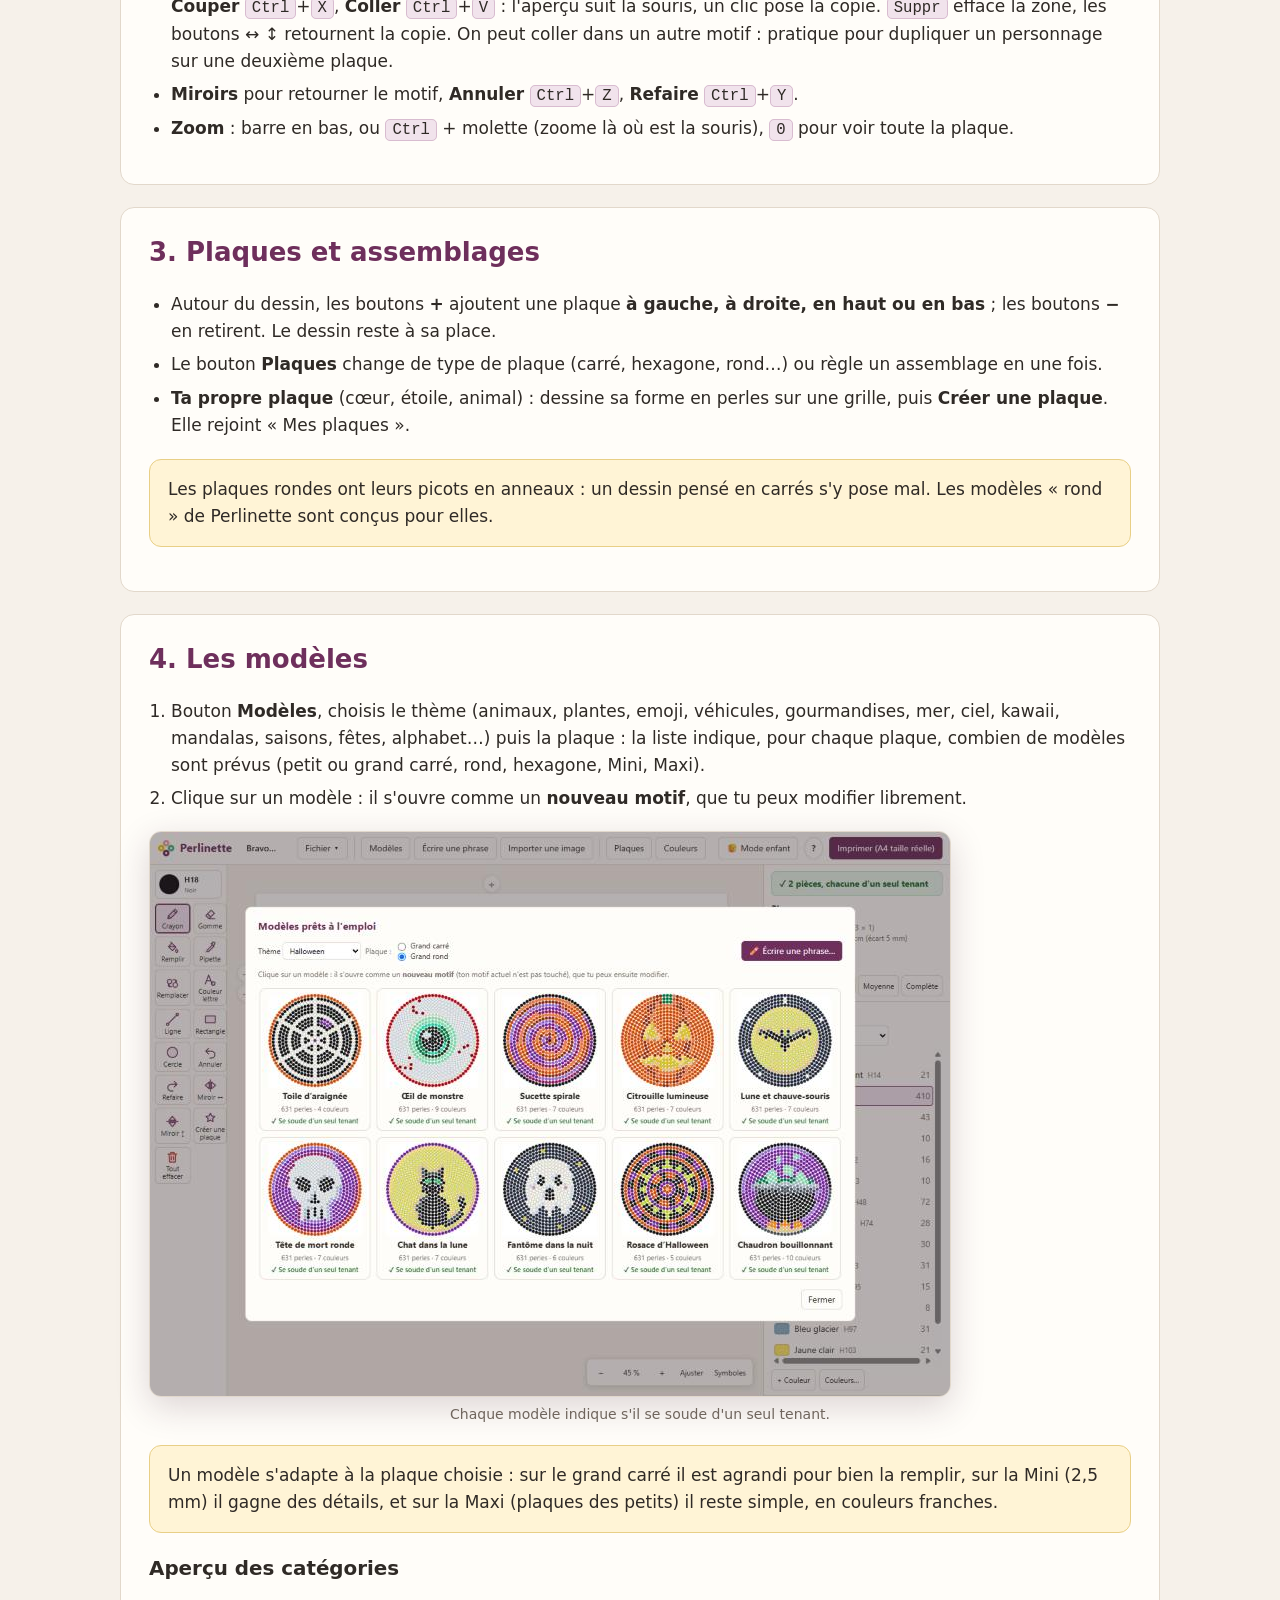
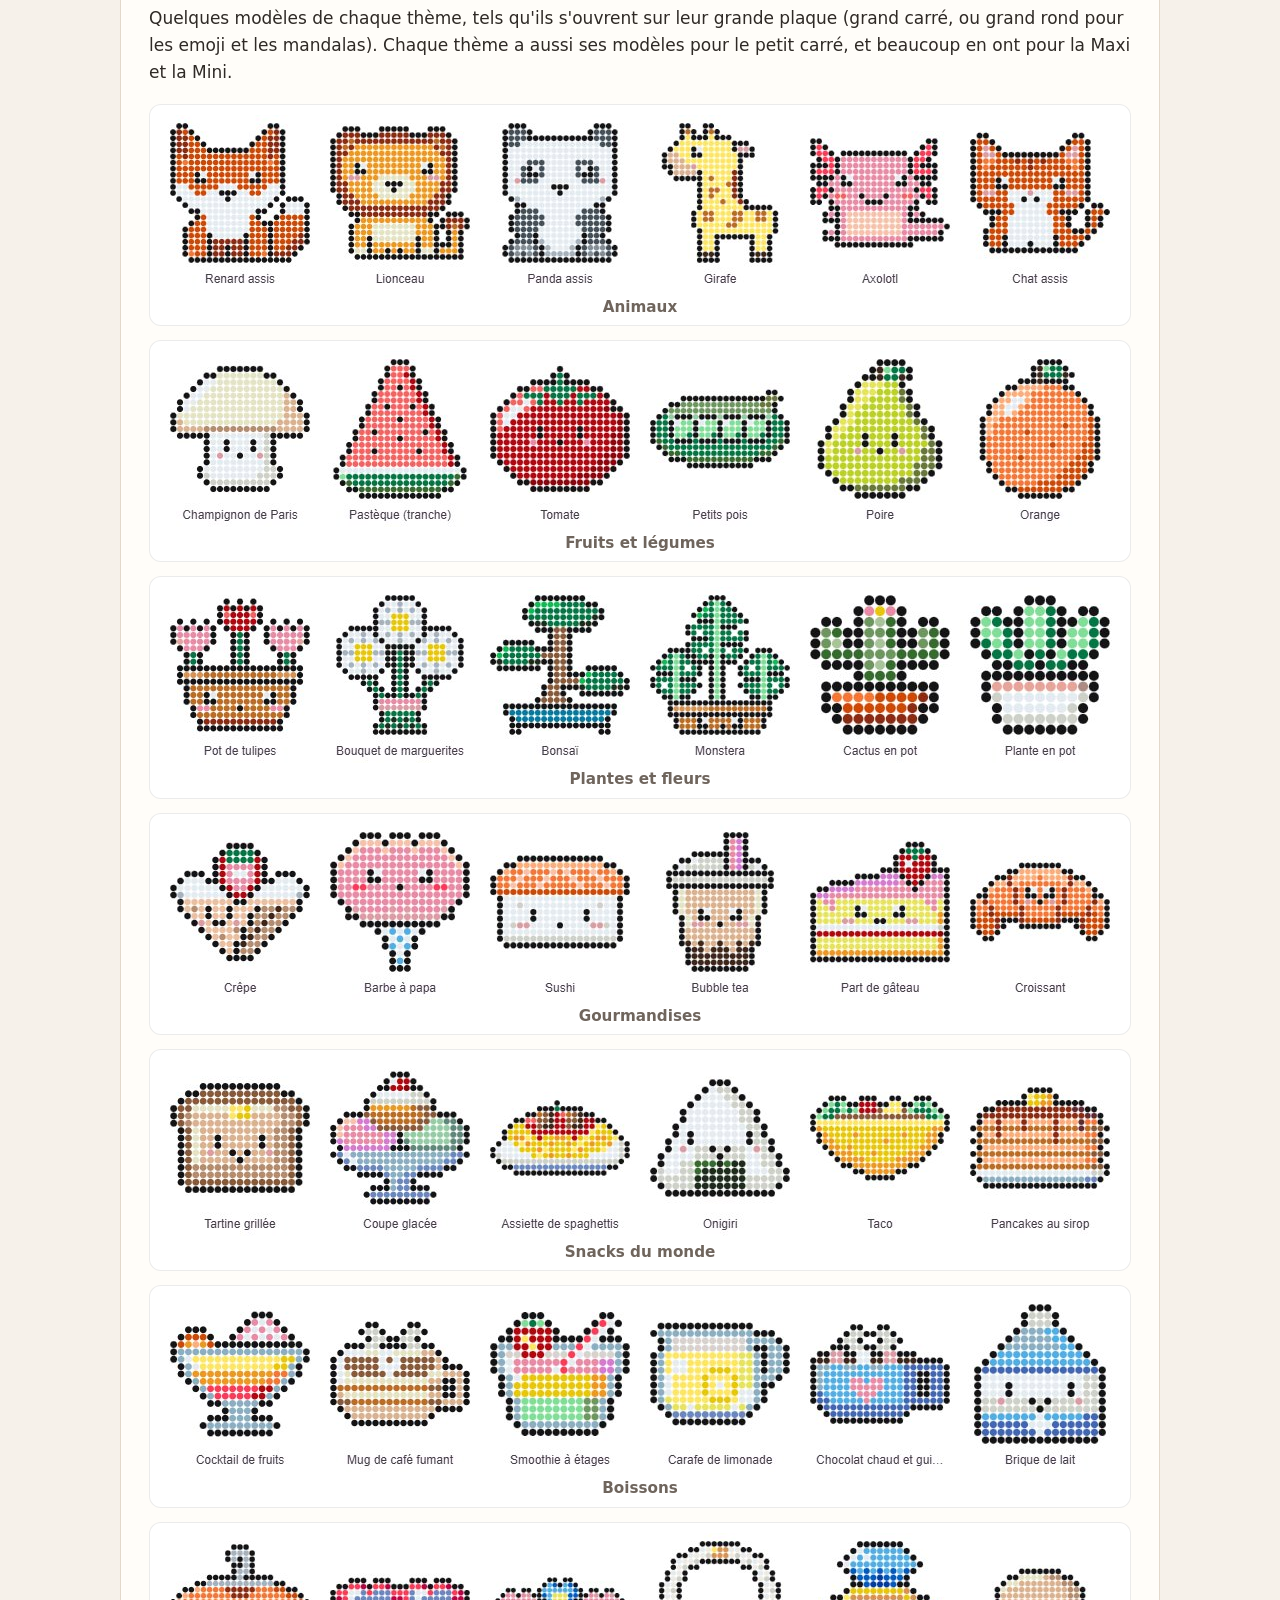
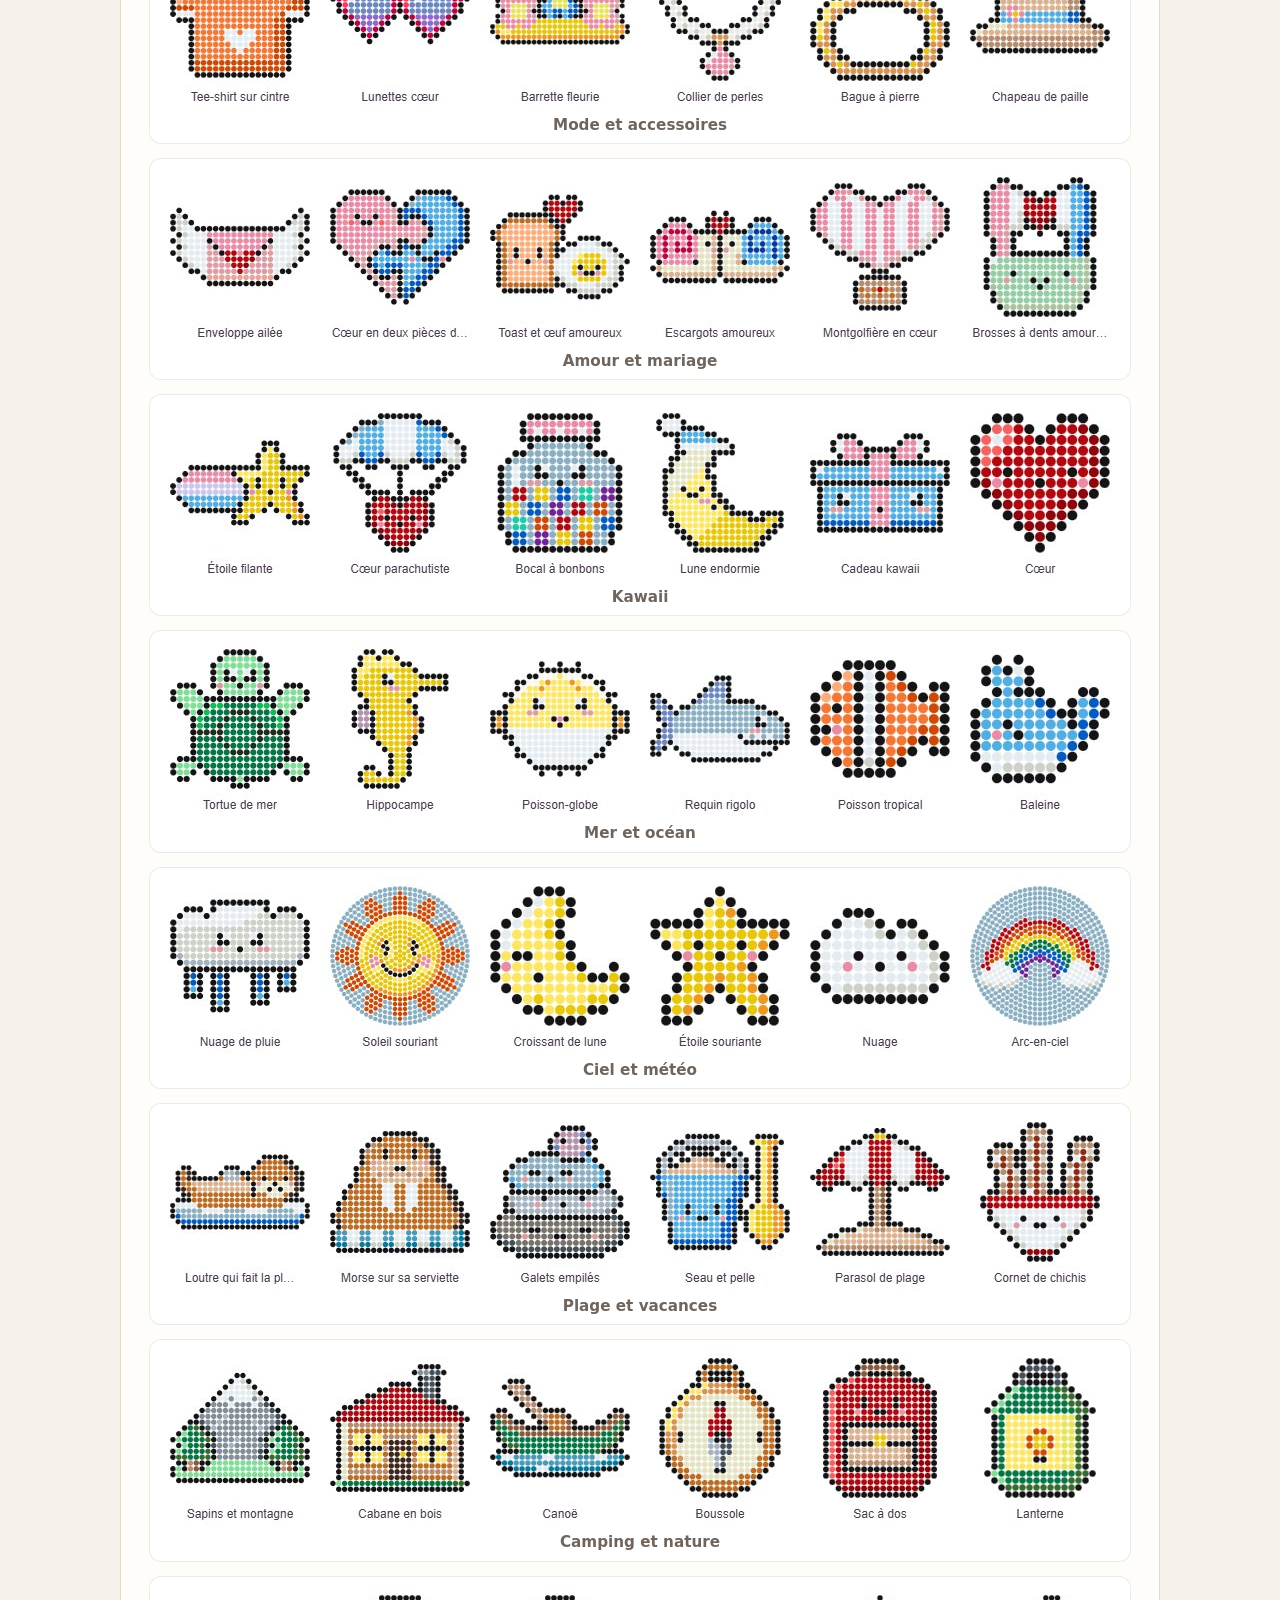
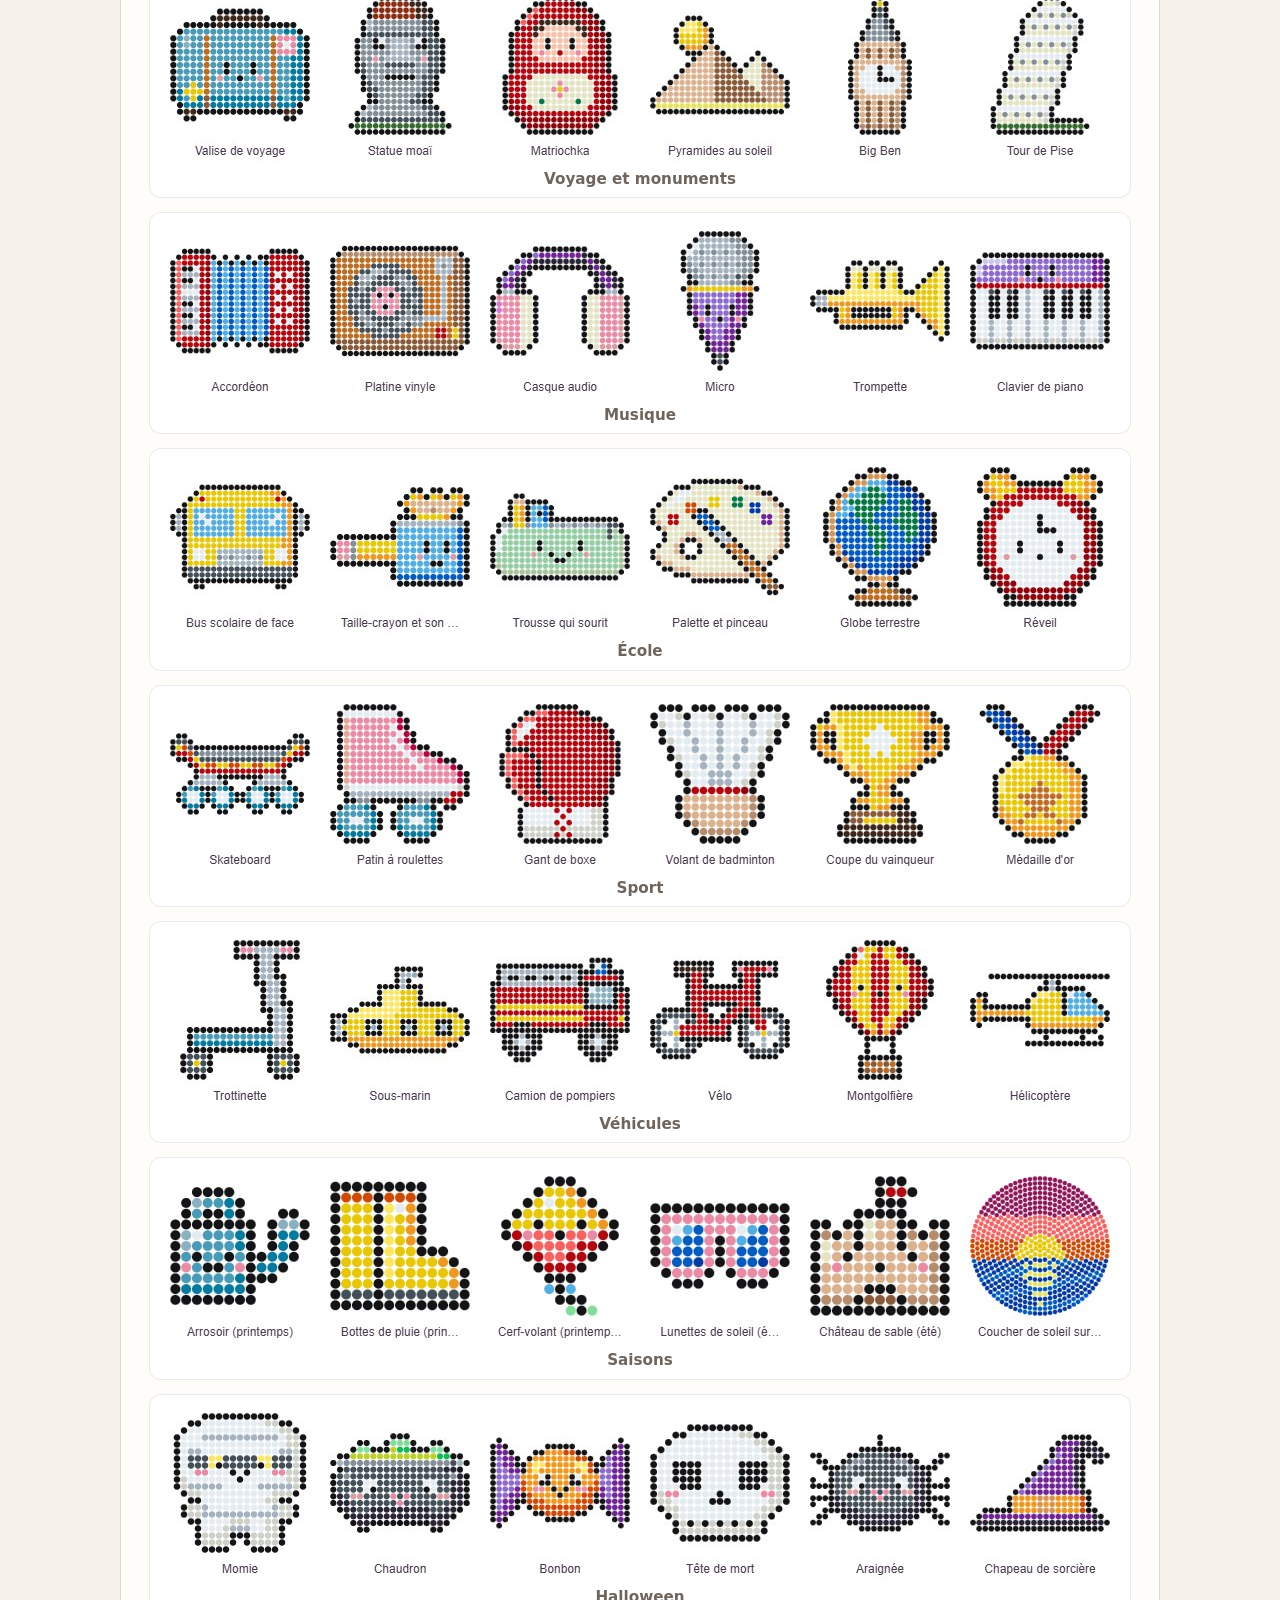
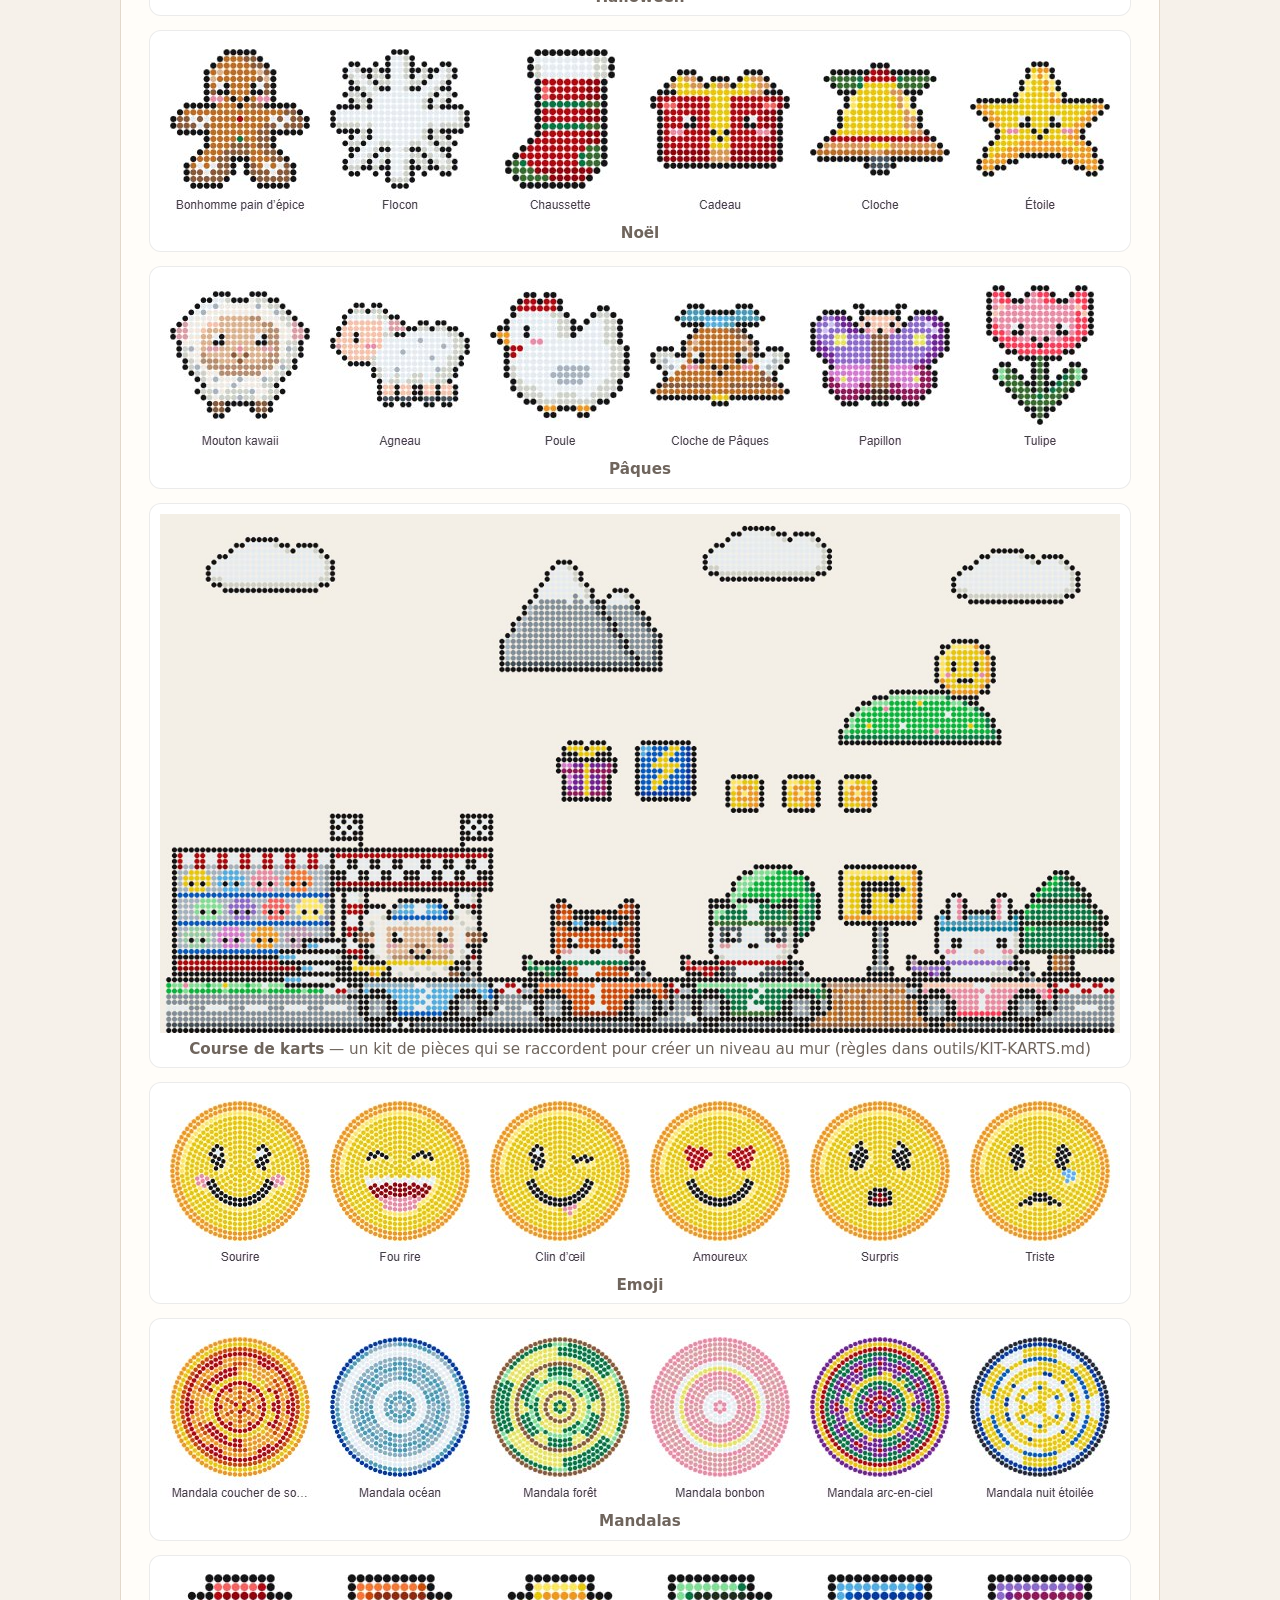
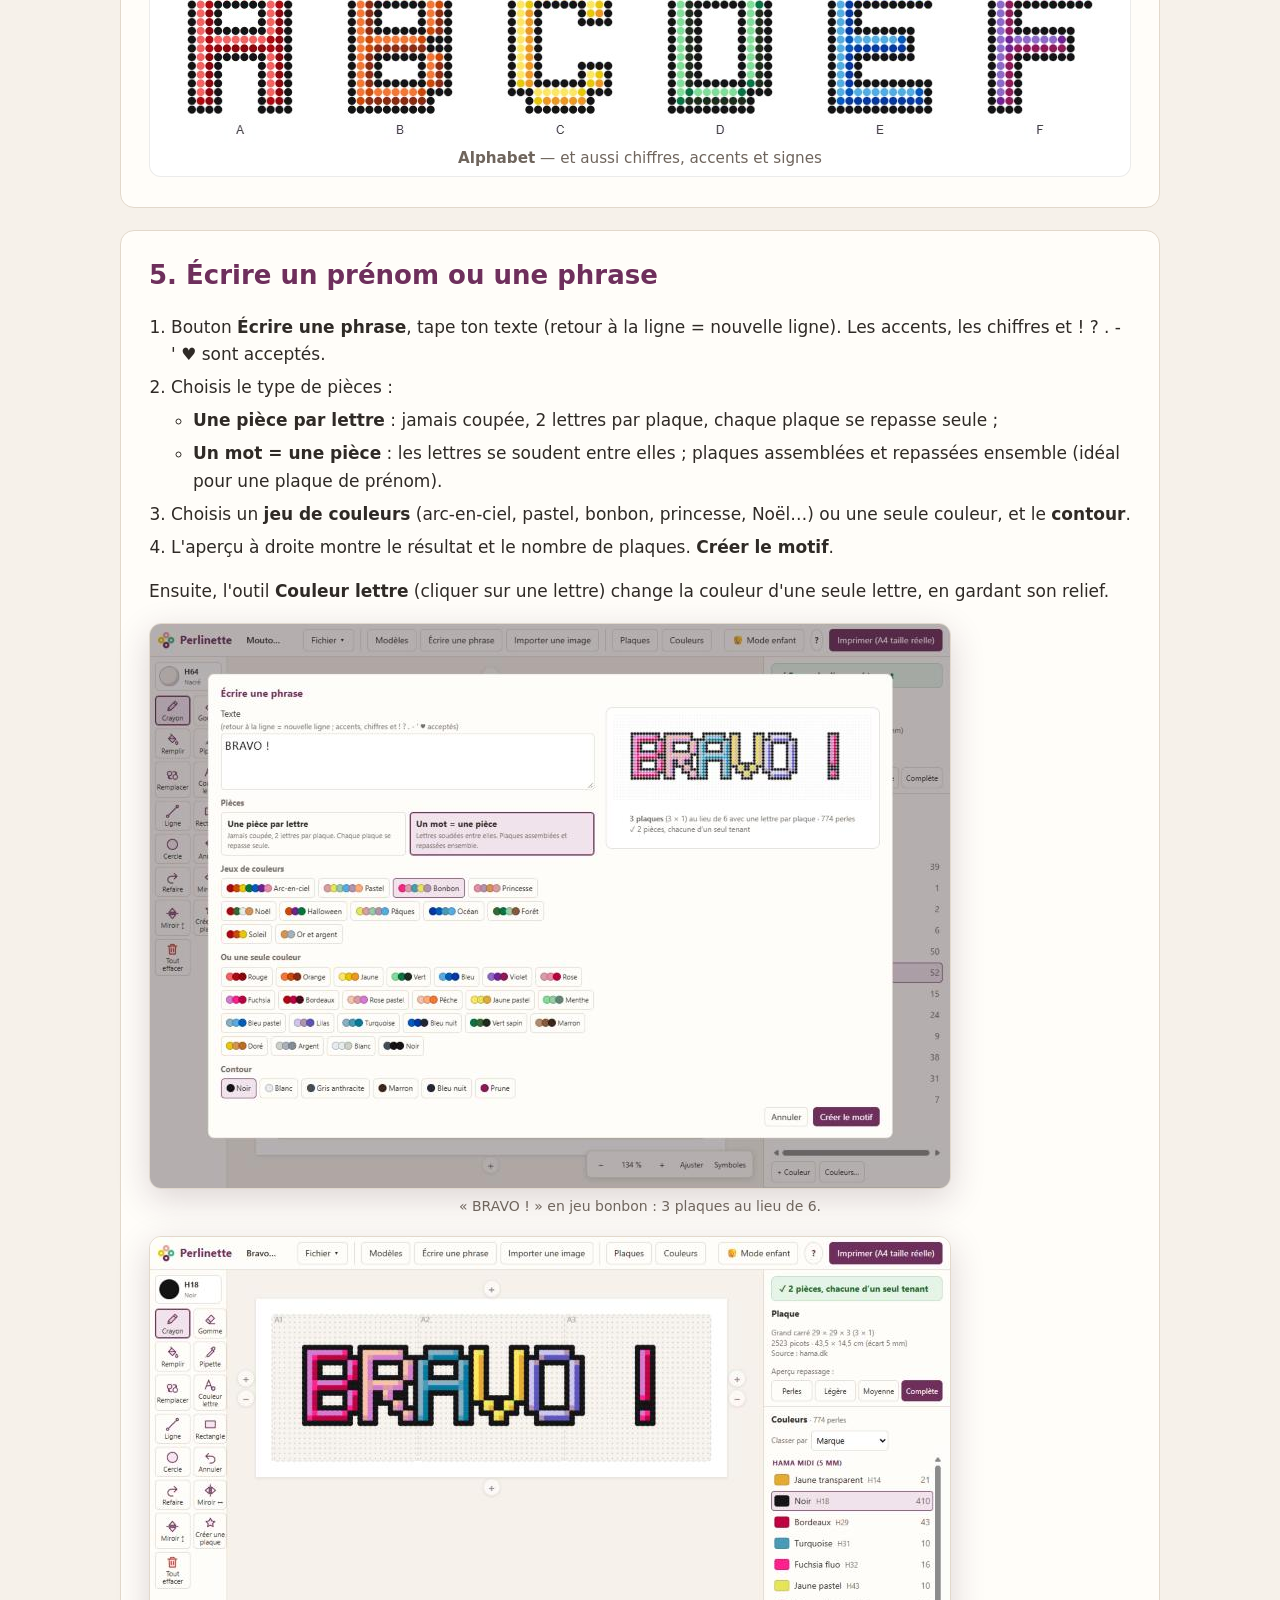
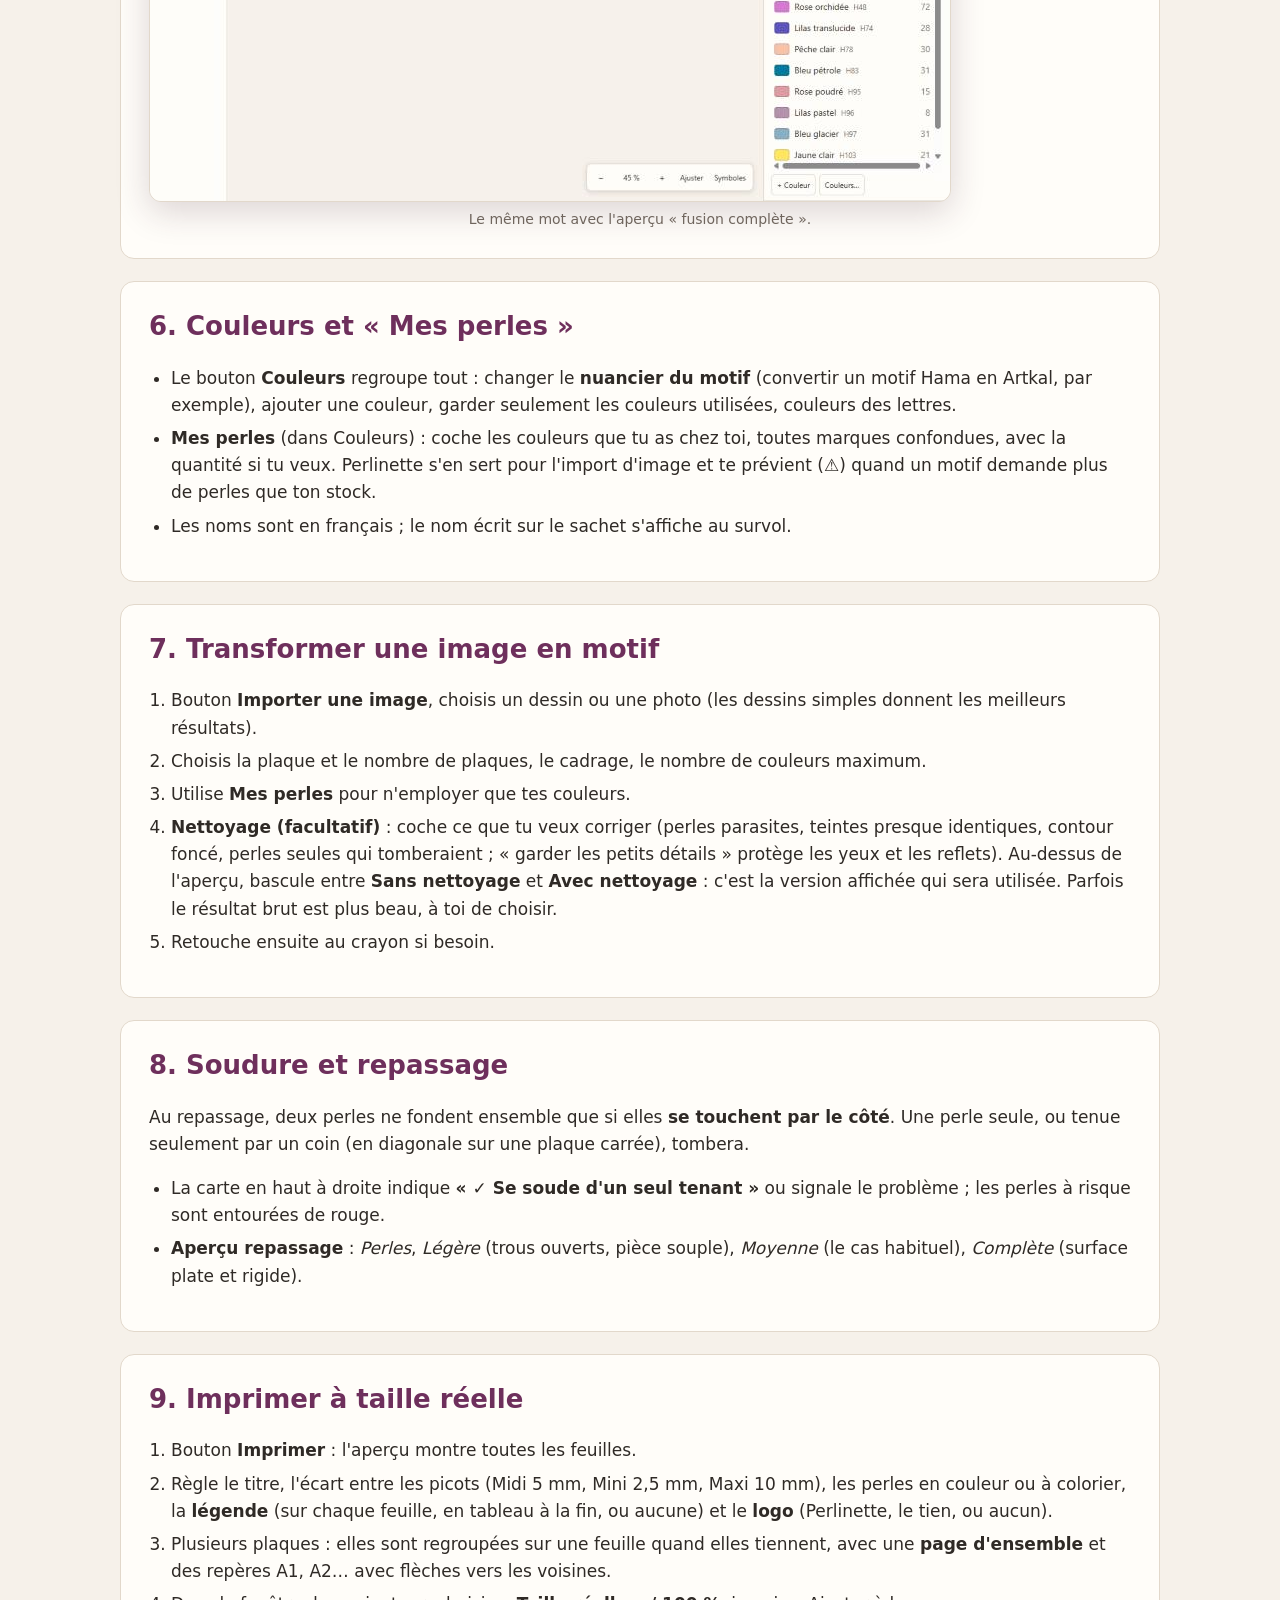
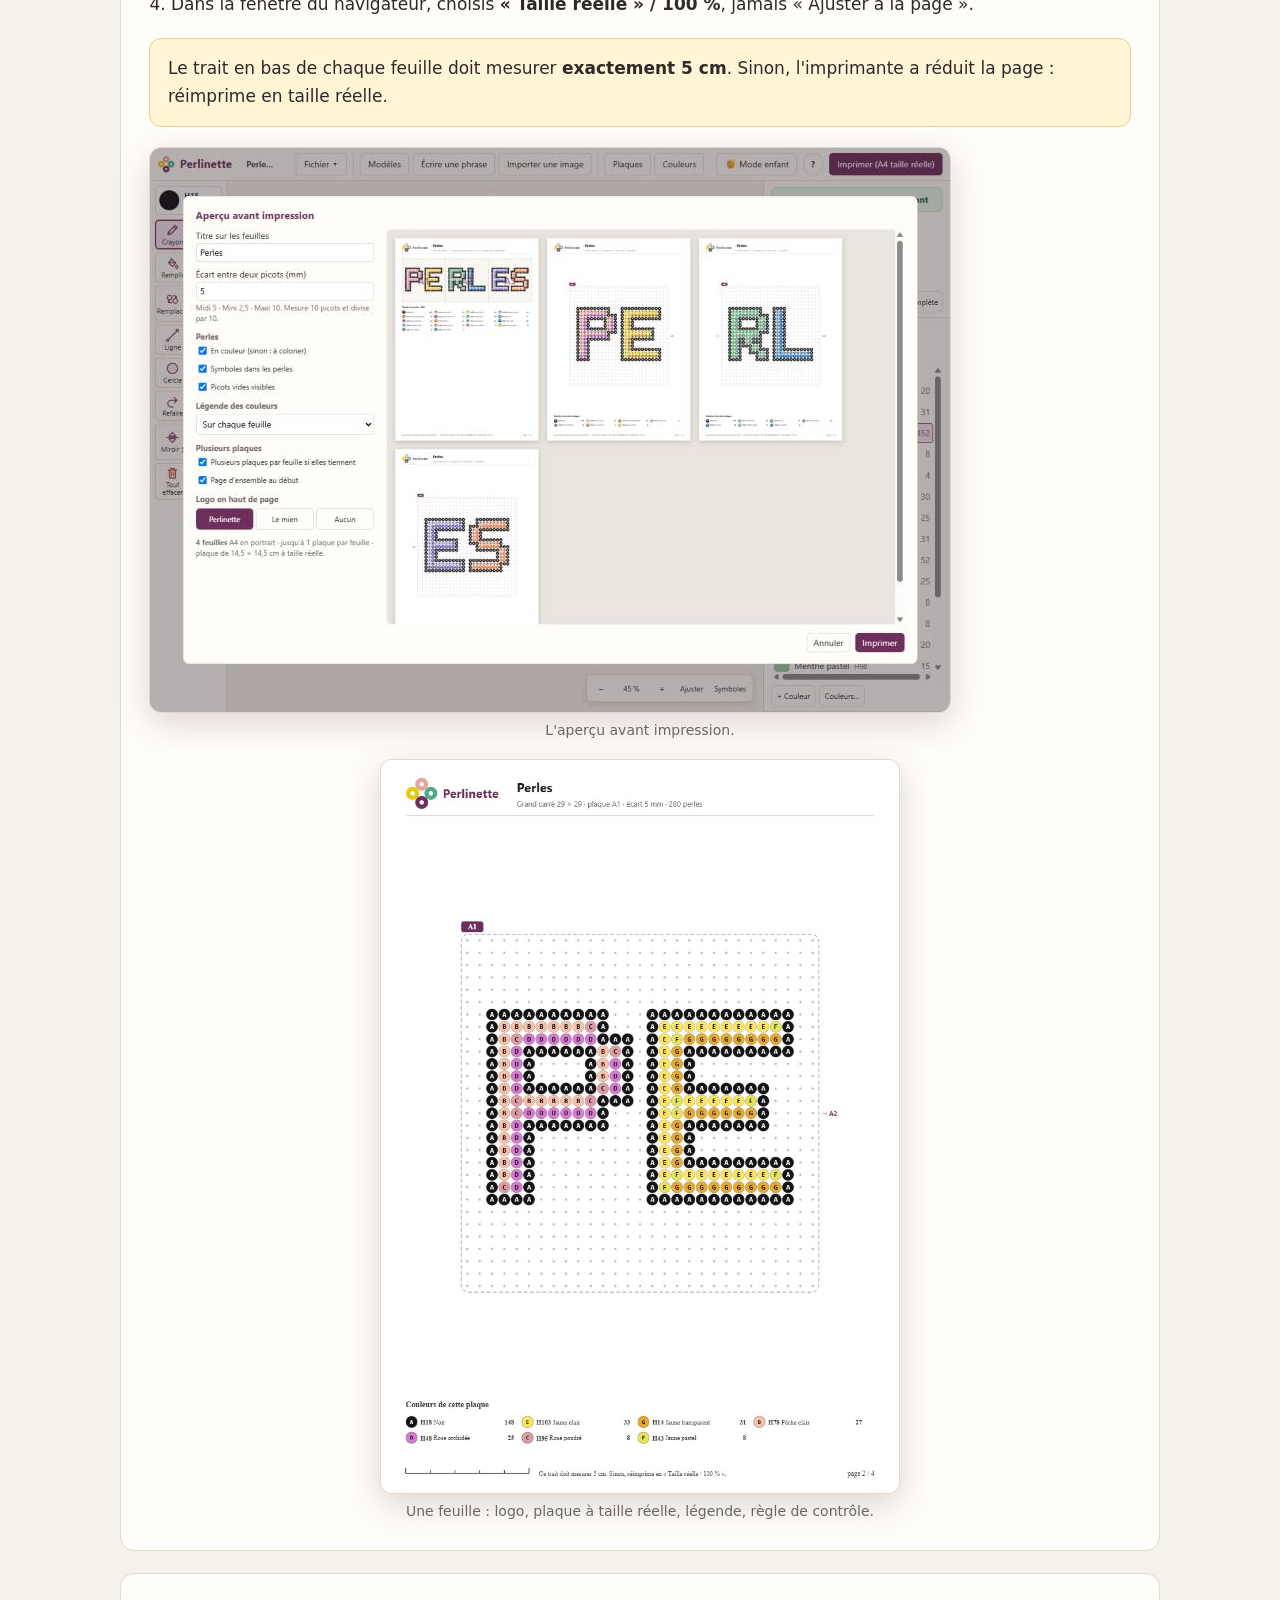
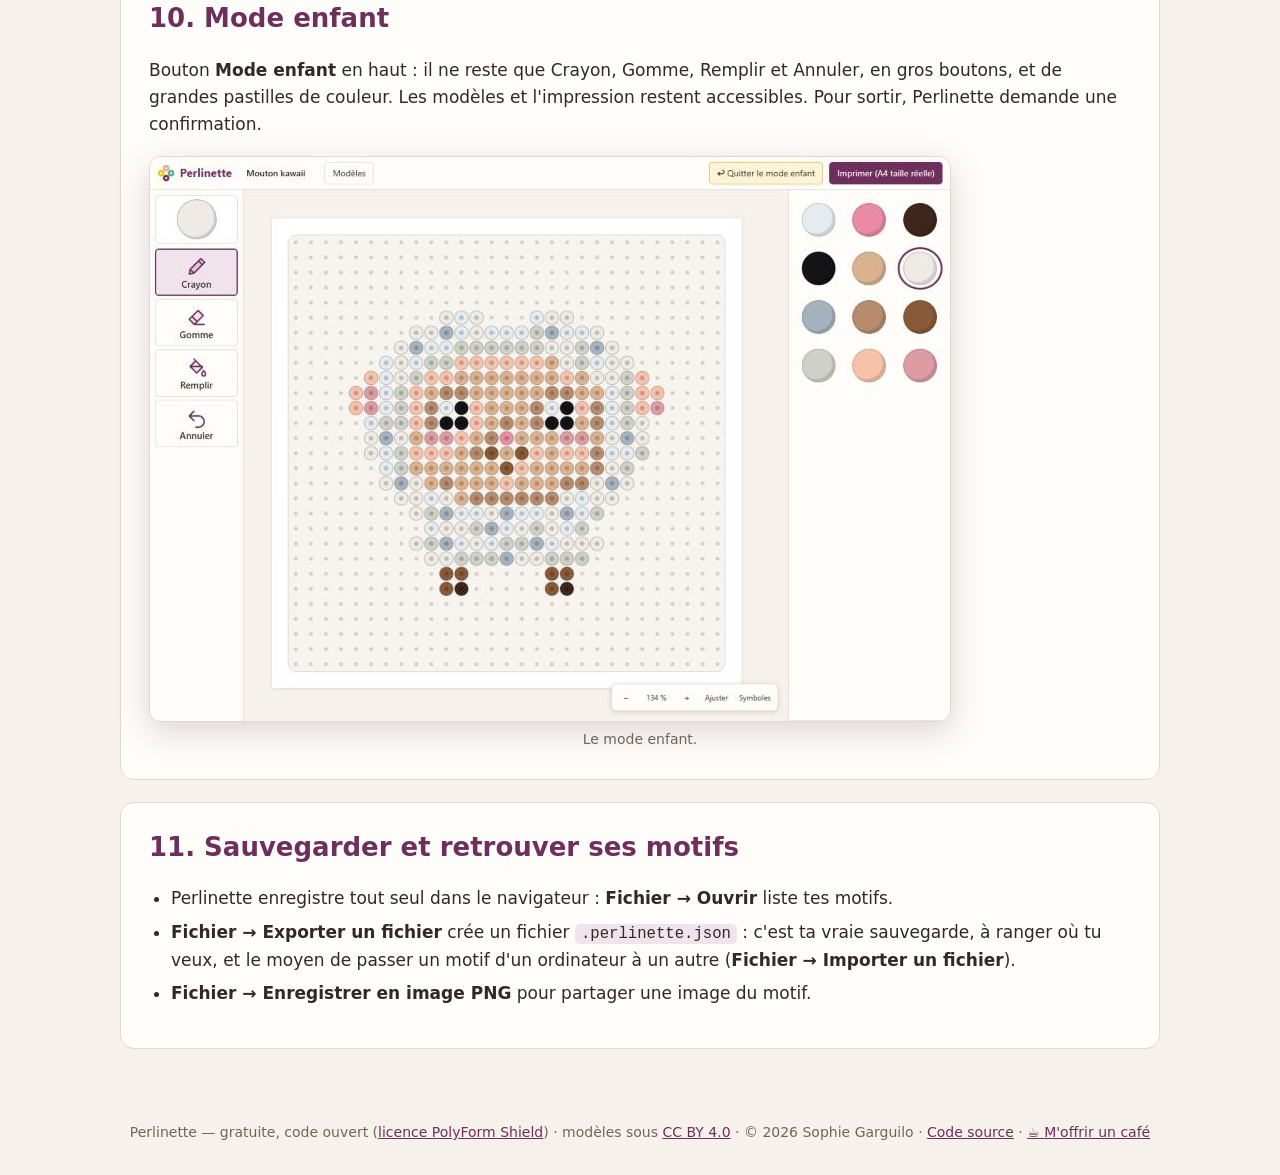
<file: docs/tutoriels.html>
<!doctype html>
<html lang="fr">
<head>
<meta charset="utf-8">
<meta name="viewport" content="width=device-width, initial-scale=1">
<title>Tutoriels — Perlinette</title>
<meta name="description" content="Tutoriels pas à pas de Perlinette : premier motif, plaques, formes, phrases, couleurs, image, impression à taille réelle, mode enfant.">
<link rel="icon" href="logo.svg" type="image/svg+xml">
<link rel="stylesheet" href="style.css">
</head>
<body>
<header class="entete">
  <div class="conteneur">
    <a class="marque" href="./"><img src="logo.svg" alt="">Perlinette</a>
    <nav>
      <a href="./">Présentation</a>
      <a href="tutoriels.html">Tutoriels</a>
      <a href="https://github.com/garlabane/perlinette/archive/refs/heads/main.zip">Télécharger</a>
      <a href="https://github.com/garlabane/perlinette">Code source</a>
    </nav>
  </div>
</header>

<main class="conteneur" style="padding-top:36px;padding-bottom:20px">
  <h1 style="color:var(--prune);margin:0 0 6px">Tutoriels</h1>
  <p class="sous">Pas à pas, du premier motif à la feuille imprimée.</p>
  <ul class="sommaire">
    <li><a href="#premier">1. Premier motif</a></li>
    <li><a href="#dessiner">2. Dessiner</a></li>
    <li><a href="#plaques">3. Plaques et assemblages</a></li>
    <li><a href="#modeles">4. Modèles</a></li>
    <li><a href="#phrase">5. Écrire une phrase</a></li>
    <li><a href="#couleurs">6. Couleurs et « Mes perles »</a></li>
    <li><a href="#image">7. Importer une image</a></li>
    <li><a href="#soudure">8. Soudure et repassage</a></li>
    <li><a href="#imprimer">9. Imprimer à taille réelle</a></li>
    <li><a href="#enfant">10. Mode enfant</a></li>
    <li><a href="#sauver">11. Sauvegarder</a></li>
  </ul>

  <article class="tuto" id="premier">
    <h2>1. Ton premier motif</h2>
    <ol>
      <li>Ouvre Perlinette (<code>Perlinette.bat</code> sous Windows, ou <code>index.html</code>).</li>
      <li>Menu <b>Fichier → Nouveau motif</b> : donne un nom, choisis la plaque (par exemple <i>Grand carré 29 × 29</i>) et le nuancier (par exemple <i>Hama Midi</i>).</li>
      <li>Choisis une couleur dans la liste de droite : elle apparaît en grosse pastille en haut à gauche.</li>
      <li>Clique sur les picots pour poser des perles. Clic droit = effacer.</li>
    </ol>
    <p>Pour renommer le motif, clique sur son nom en haut (le petit crayon ✎). Le bouton <b>?</b> rappelle tous les gestes et raccourcis.</p>
    <figure><img class="capture" src="captures/editeur.jpg" alt="L'éditeur : outils à gauche, plaque au centre, couleurs à droite"><figcaption>Outils à gauche, plaque au centre, couleurs et état de soudure à droite.</figcaption></figure>
  </article>

  <article class="tuto" id="dessiner">
    <h2>2. Dessiner</h2>
    <ul>
      <li><b>Crayon</b> <kbd>C</kbd>, <b>Gomme</b> <kbd>E</kbd>, <b>Remplir</b> <kbd>F</kbd> (une zone d'une couleur), <b>Pipette</b> <kbd>I</kbd> (reprendre une couleur du dessin), <b>Remplacer</b> <kbd>R</kbd> (changer une couleur partout).</li>
      <li><b>Ligne</b> <kbd>L</kbd>, <b>Rectangle</b> <kbd>Q</kbd>, <b>Cercle</b> <kbd>O</kbd> : clique le point de départ, puis le point d'arrivée (ou glisse). Choisis <b>Évidé</b> ou <b>Plein</b>. Avec <kbd>Maj</kbd> : carré ou cercle parfait. <kbd>Échap</kbd> annule.</li>
      <li><b>Sélection</b> <kbd>S</kbd> : clique un coin puis le coin opposé (ou glisse) pour choisir une zone, puis <b>Copier</b> <kbd>Ctrl</kbd>+<kbd>C</kbd>, <b>Couper</b> <kbd>Ctrl</kbd>+<kbd>X</kbd>, <b>Coller</b> <kbd>Ctrl</kbd>+<kbd>V</kbd> : l'aperçu suit la souris, un clic pose la copie. <kbd>Suppr</kbd> efface la zone, les boutons ↔ ↕ retournent la copie. On peut coller dans un autre motif : pratique pour dupliquer un personnage sur une deuxième plaque.</li>
      <li><b>Miroirs</b> pour retourner le motif, <b>Annuler</b> <kbd>Ctrl</kbd>+<kbd>Z</kbd>, <b>Refaire</b> <kbd>Ctrl</kbd>+<kbd>Y</kbd>.</li>
      <li><b>Zoom</b> : barre en bas, ou <kbd>Ctrl</kbd> + molette (zoome là où est la souris), <kbd>0</kbd> pour voir toute la plaque.</li>
    </ul>
  </article>

  <article class="tuto" id="plaques">
    <h2>3. Plaques et assemblages</h2>
    <ul>
      <li>Autour du dessin, les boutons <b>+</b> ajoutent une plaque <b>à gauche, à droite, en haut ou en bas</b> ; les boutons <b>−</b> en retirent. Le dessin reste à sa place.</li>
      <li>Le bouton <b>Plaques</b> change de type de plaque (carré, hexagone, rond…) ou règle un assemblage en une fois.</li>
      <li><b>Ta propre plaque</b> (cœur, étoile, animal) : dessine sa forme en perles sur une grille, puis <b>Créer une plaque</b>. Elle rejoint « Mes plaques ».</li>
    </ul>
    <p class="encadre">Les plaques rondes ont leurs picots en anneaux : un dessin pensé en carrés s'y pose mal. Les modèles « rond » de Perlinette sont conçus pour elles.</p>
  </article>

  <article class="tuto" id="modeles">
    <h2>4. Les modèles</h2>
    <ol>
      <li>Bouton <b>Modèles</b>, choisis le thème (animaux, plantes, emoji, véhicules, gourmandises, mer, ciel, kawaii, mandalas, saisons, fêtes, alphabet…) puis la plaque : la liste indique, pour chaque plaque, combien de modèles sont prévus (petit ou grand carré, rond, hexagone, Mini, Maxi).</li>
      <li>Clique sur un modèle : il s'ouvre comme un <b>nouveau motif</b>, que tu peux modifier librement.</li>
    </ol>
    <figure><img class="capture" src="captures/modeles.jpg" alt="Les modèles d'Halloween pour la plaque ronde"><figcaption>Chaque modèle indique s'il se soude d'un seul tenant.</figcaption></figure>
    <p class="encadre">Un modèle s'adapte à la plaque choisie : sur le grand carré il est agrandi pour bien la remplir, sur la Mini (2,5 mm) il gagne des détails, et sur la Maxi (plaques des petits) il reste simple, en couleurs franches.</p>
    <h3 id="categories">Aperçu des catégories</h3>
    <p>Quelques modèles de chaque thème, tels qu'ils s'ouvrent sur leur grande plaque (grand carré, ou grand rond pour les emoji et les mandalas). Chaque thème a aussi ses modèles pour le petit carré, et beaucoup en ont pour la Maxi et la Mini.</p>
    <div class="categories">
      <figure><img src="captures/themes/animaux.jpg" alt="Quelques modèles du thème Animaux" loading="lazy"><figcaption><b>Animaux</b></figcaption></figure>
      <figure><img src="captures/themes/fruits-et-legumes.jpg" alt="Quelques modèles du thème Fruits et légumes" loading="lazy"><figcaption><b>Fruits et légumes</b></figcaption></figure>
      <figure><img src="captures/themes/plantes-et-fleurs.jpg" alt="Quelques modèles du thème Plantes et fleurs" loading="lazy"><figcaption><b>Plantes et fleurs</b></figcaption></figure>
      <figure><img src="captures/themes/gourmandises.jpg" alt="Quelques modèles du thème Gourmandises" loading="lazy"><figcaption><b>Gourmandises</b></figcaption></figure>
      <figure><img src="captures/themes/snacks-du-monde.jpg" alt="Quelques modèles du thème Snacks du monde" loading="lazy"><figcaption><b>Snacks du monde</b></figcaption></figure>
      <figure><img src="captures/themes/boissons.jpg" alt="Quelques modèles du thème Boissons" loading="lazy"><figcaption><b>Boissons</b></figcaption></figure>
      <figure><img src="captures/themes/mode-et-accessoires.jpg" alt="Quelques modèles du thème Mode et accessoires" loading="lazy"><figcaption><b>Mode et accessoires</b></figcaption></figure>
      <figure><img src="captures/themes/amour-et-mariage.jpg" alt="Quelques modèles du thème Amour et mariage" loading="lazy"><figcaption><b>Amour et mariage</b></figcaption></figure>
      <figure><img src="captures/themes/kawaii.jpg" alt="Quelques modèles du thème Kawaii" loading="lazy"><figcaption><b>Kawaii</b></figcaption></figure>
      <figure><img src="captures/themes/mer-et-ocean.jpg" alt="Quelques modèles du thème Mer et océan" loading="lazy"><figcaption><b>Mer et océan</b></figcaption></figure>
      <figure><img src="captures/themes/ciel-et-meteo.jpg" alt="Quelques modèles du thème Ciel et météo" loading="lazy"><figcaption><b>Ciel et météo</b></figcaption></figure>
      <figure><img src="captures/themes/plage-et-vacances.jpg" alt="Quelques modèles du thème Plage et vacances" loading="lazy"><figcaption><b>Plage et vacances</b></figcaption></figure>
      <figure><img src="captures/themes/camping-et-nature.jpg" alt="Quelques modèles du thème Camping et nature" loading="lazy"><figcaption><b>Camping et nature</b></figcaption></figure>
      <figure><img src="captures/themes/voyage-et-monuments.jpg" alt="Quelques modèles du thème Voyage et monuments" loading="lazy"><figcaption><b>Voyage et monuments</b></figcaption></figure>
      <figure><img src="captures/themes/musique.jpg" alt="Quelques modèles du thème Musique" loading="lazy"><figcaption><b>Musique</b></figcaption></figure>
      <figure><img src="captures/themes/ecole.jpg" alt="Quelques modèles du thème École" loading="lazy"><figcaption><b>École</b></figcaption></figure>
      <figure><img src="captures/themes/sport.jpg" alt="Quelques modèles du thème Sport" loading="lazy"><figcaption><b>Sport</b></figcaption></figure>
      <figure><img src="captures/themes/vehicules.jpg" alt="Quelques modèles du thème Véhicules" loading="lazy"><figcaption><b>Véhicules</b></figcaption></figure>
      <figure><img src="captures/themes/saisons.jpg" alt="Quelques modèles du thème Saisons" loading="lazy"><figcaption><b>Saisons</b></figcaption></figure>
      <figure><img src="captures/themes/halloween.jpg" alt="Quelques modèles du thème Halloween" loading="lazy"><figcaption><b>Halloween</b></figcaption></figure>
      <figure><img src="captures/themes/noel.jpg" alt="Quelques modèles du thème Noël" loading="lazy"><figcaption><b>Noël</b></figcaption></figure>
      <figure><img src="captures/themes/paques.jpg" alt="Quelques modèles du thème Pâques" loading="lazy"><figcaption><b>Pâques</b></figcaption></figure>
      <figure><img src="captures/themes/course-de-karts.jpg" alt="Un niveau de course de karts assemblé au mur : piste, arche d'arrivée, gradins, karts pilotés par des animaux, boîtes bonus" loading="lazy"><figcaption><b>Course de karts</b> — un kit de pièces qui se raccordent pour créer un niveau au mur (règles dans outils/KIT-KARTS.md)</figcaption></figure>
      <figure><img src="captures/themes/emoji.jpg" alt="Quelques modèles du thème Emoji" loading="lazy"><figcaption><b>Emoji</b></figcaption></figure>
      <figure><img src="captures/themes/mandalas.jpg" alt="Quelques modèles du thème Mandalas" loading="lazy"><figcaption><b>Mandalas</b></figcaption></figure>
      <figure><img src="captures/themes/alphabet.jpg" alt="Lettres de l'alphabet avec relief" loading="lazy"><figcaption><b>Alphabet</b> — et aussi chiffres, accents et signes</figcaption></figure>
    </div>
  </article>

  <article class="tuto" id="phrase">
    <h2>5. Écrire un prénom ou une phrase</h2>
    <ol>
      <li>Bouton <b>Écrire une phrase</b>, tape ton texte (retour à la ligne = nouvelle ligne). Les accents, les chiffres et ! ? . - ' ♥ sont acceptés.</li>
      <li>Choisis le type de pièces :
        <ul>
          <li><b>Une pièce par lettre</b> : jamais coupée, 2 lettres par plaque, chaque plaque se repasse seule ;</li>
          <li><b>Un mot = une pièce</b> : les lettres se soudent entre elles ; plaques assemblées et repassées ensemble (idéal pour une plaque de prénom).</li>
        </ul>
      </li>
      <li>Choisis un <b>jeu de couleurs</b> (arc-en-ciel, pastel, bonbon, princesse, Noël…) ou une seule couleur, et le <b>contour</b>.</li>
      <li>L'aperçu à droite montre le résultat et le nombre de plaques. <b>Créer le motif</b>.</li>
    </ol>
    <p>Ensuite, l'outil <b>Couleur lettre</b> (cliquer sur une lettre) change la couleur d'une seule lettre, en gardant son relief.</p>
    <figure><img class="capture" src="captures/phrase.jpg" alt="La fenêtre Écrire une phrase"><figcaption>« BRAVO ! » en jeu bonbon : 3 plaques au lieu de 6.</figcaption></figure>
    <figure><img class="capture" src="captures/mot-repasse.jpg" alt="Le mot BRAVO avec l'aperçu en fusion complète"><figcaption>Le même mot avec l'aperçu « fusion complète ».</figcaption></figure>
  </article>

  <article class="tuto" id="couleurs">
    <h2>6. Couleurs et « Mes perles »</h2>
    <ul>
      <li>Le bouton <b>Couleurs</b> regroupe tout : changer le <b>nuancier du motif</b> (convertir un motif Hama en Artkal, par exemple), ajouter une couleur, garder seulement les couleurs utilisées, couleurs des lettres.</li>
      <li><b>Mes perles</b> (dans Couleurs) : coche les couleurs que tu as chez toi, toutes marques confondues, avec la quantité si tu veux. Perlinette s'en sert pour l'import d'image et te prévient (⚠) quand un motif demande plus de perles que ton stock.</li>
      <li>Les noms sont en français ; le nom écrit sur le sachet s'affiche au survol.</li>
    </ul>
  </article>

  <article class="tuto" id="image">
    <h2>7. Transformer une image en motif</h2>
    <ol>
      <li>Bouton <b>Importer une image</b>, choisis un dessin ou une photo (les dessins simples donnent les meilleurs résultats).</li>
      <li>Choisis la plaque et le nombre de plaques, le cadrage, le nombre de couleurs maximum.</li>
      <li>Utilise <b>Mes perles</b> pour n'employer que tes couleurs.</li>
      <li><b>Nettoyage (facultatif)</b> : coche ce que tu veux corriger (perles parasites, teintes presque identiques, contour foncé, perles seules qui tomberaient ; « garder les petits détails » protège les yeux et les reflets). Au-dessus de l'aperçu, bascule entre <b>Sans nettoyage</b> et <b>Avec nettoyage</b> : c'est la version affichée qui sera utilisée. Parfois le résultat brut est plus beau, à toi de choisir.</li>
      <li>Retouche ensuite au crayon si besoin.</li>
    </ol>
  </article>

  <article class="tuto" id="soudure">
    <h2>8. Soudure et repassage</h2>
    <p>Au repassage, deux perles ne fondent ensemble que si elles <b>se touchent par le côté</b>. Une perle seule, ou tenue seulement par un coin (en diagonale sur une plaque carrée), tombera.</p>
    <ul>
      <li>La carte en haut à droite indique <b>« ✓ Se soude d'un seul tenant »</b> ou signale le problème ; les perles à risque sont entourées de rouge.</li>
      <li><b>Aperçu repassage</b> : <i>Perles</i>, <i>Légère</i> (trous ouverts, pièce souple), <i>Moyenne</i> (le cas habituel), <i>Complète</i> (surface plate et rigide).</li>
    </ul>
  </article>

  <article class="tuto" id="imprimer">
    <h2>9. Imprimer à taille réelle</h2>
    <ol>
      <li>Bouton <b>Imprimer</b> : l'aperçu montre toutes les feuilles.</li>
      <li>Règle le titre, l'écart entre les picots (Midi 5 mm, Mini 2,5 mm, Maxi 10 mm), les perles en couleur ou à colorier, la <b>légende</b> (sur chaque feuille, en tableau à la fin, ou aucune) et le <b>logo</b> (Perlinette, le tien, ou aucun).</li>
      <li>Plusieurs plaques : elles sont regroupées sur une feuille quand elles tiennent, avec une <b>page d'ensemble</b> et des repères A1, A2… avec flèches vers les voisines.</li>
      <li>Dans la fenêtre du navigateur, choisis <b>« Taille réelle » / 100 %</b>, jamais « Ajuster à la page ».</li>
    </ol>
    <p class="encadre">Le trait en bas de chaque feuille doit mesurer <b>exactement 5 cm</b>. Sinon, l'imprimante a réduit la page : réimprime en taille réelle.</p>
    <figure><img class="capture" src="captures/impression.jpg" alt="L'aperçu avant impression"><figcaption>L'aperçu avant impression.</figcaption></figure>
    <figure><img class="capture" src="captures/feuille-a4.jpg" alt="Une feuille A4 imprimée" style="max-width:520px;margin:auto"><figcaption>Une feuille : logo, plaque à taille réelle, légende, règle de contrôle.</figcaption></figure>
  </article>

  <article class="tuto" id="enfant">
    <h2>10. Mode enfant</h2>
    <p>Bouton <b>Mode enfant</b> en haut : il ne reste que Crayon, Gomme, Remplir et Annuler, en gros boutons, et de grandes pastilles de couleur. Les modèles et l'impression restent accessibles. Pour sortir, Perlinette demande une confirmation.</p>
    <figure><img class="capture" src="captures/enfant.jpg" alt="Le mode enfant"><figcaption>Le mode enfant.</figcaption></figure>
  </article>

  <article class="tuto" id="sauver">
    <h2>11. Sauvegarder et retrouver ses motifs</h2>
    <ul>
      <li>Perlinette enregistre tout seul dans le navigateur : <b>Fichier → Ouvrir</b> liste tes motifs.</li>
      <li><b>Fichier → Exporter un fichier</b> crée un fichier <code>.perlinette.json</code> : c'est ta vraie sauvegarde, à ranger où tu veux, et le moyen de passer un motif d'un ordinateur à un autre (<b>Fichier → Importer un fichier</b>).</li>
      <li><b>Fichier → Enregistrer en image PNG</b> pour partager une image du motif.</li>
    </ul>
  </article>
</main>

<footer class="pied">
  <div class="conteneur">
    Perlinette — gratuite, code ouvert (<a href="https://github.com/garlabane/perlinette/blob/main/LICENSE">licence PolyForm Shield</a>) · modèles sous <a href="https://github.com/garlabane/perlinette/blob/main/LICENSE-MODELES.md">CC BY 4.0</a> · © 2026 Sophie Garguilo ·
    <a href="https://github.com/garlabane/perlinette">Code source</a> ·
    <a href="https://buymeacoffee.com/garlabane" target="_blank" rel="noopener">☕ M'offrir un café</a>
  </div>
</footer>
</body>
</html>
</file>
<file: docs/style.css>
:root {
  --fond: #f6f1ea; --panneau: #fffdf9; --bord: #e2d8cb; --texte: #2f2a26; --doux: #6f655d;
  --prune: #6e2f5c; --prune-clair: #f1e3ec; --rose: #E8A498; --jaune: #E9C704; --vert: #49AE89;
}
* { box-sizing: border-box; }
html { scroll-behavior: smooth; }
body { margin: 0; font: 17px/1.6 "Segoe UI", system-ui, -apple-system, sans-serif; color: var(--texte); background: var(--fond); }
a { color: var(--prune); }
img { max-width: 100%; height: auto; display: block; }
.conteneur { max-width: 1080px; margin: 0 auto; padding: 0 20px; }

/* en-tête */
.entete { background: var(--panneau); border-bottom: 1px solid var(--bord); position: sticky; top: 0; z-index: 10; }
.entete .conteneur { display: flex; align-items: center; gap: 18px; min-height: 64px; flex-wrap: wrap; }
.marque { display: inline-flex; align-items: center; gap: 10px; font-weight: 700; font-size: 21px; color: var(--prune); text-decoration: none; }
.marque img { width: 34px; height: 34px; }
.entete nav { margin-left: auto; display: flex; gap: 18px; flex-wrap: wrap; font-size: 15px; }
.entete nav a { text-decoration: none; color: var(--texte); }
.entete nav a:hover { color: var(--prune); }

/* boutons */
.bouton { display: inline-block; padding: 12px 22px; border-radius: 10px; font-weight: 600; text-decoration: none; border: 2px solid var(--prune); }
.bouton.plein { background: var(--prune); color: #fff; }
.bouton.plein:hover { background: #5a2549; }
.bouton.vide { color: var(--prune); background: var(--panneau); }

/* accroche */
.accroche { padding: 56px 0 30px; }
.accroche .conteneur { display: grid; grid-template-columns: 1fr 1.15fr; gap: 40px; align-items: center; }
.accroche h1 { font-size: 46px; line-height: 1.1; margin: 0 0 14px; color: var(--prune); }
.accroche p.grand { font-size: 20px; color: var(--doux); margin: 0 0 24px; }
.accroche .actions { display: flex; gap: 12px; flex-wrap: wrap; }
.accroche .note { font-size: 14px; color: var(--doux); margin-top: 14px; }
.capture { border-radius: 12px; box-shadow: 0 10px 34px rgba(60,30,50,.18); border: 1px solid var(--bord); background: #fff; }

/* sections */
section { padding: 46px 0; }
section.claire { background: var(--panneau); border-top: 1px solid var(--bord); border-bottom: 1px solid var(--bord); }
h2 { font-size: 32px; color: var(--prune); margin: 0 0 8px; }
.sous { color: var(--doux); margin: 0 0 28px; font-size: 18px; }
.cartes { display: grid; grid-template-columns: repeat(auto-fill, minmax(240px, 1fr)); gap: 16px; }
.carte { background: var(--panneau); border: 1px solid var(--bord); border-radius: 12px; padding: 18px; }
section.claire .carte { background: var(--fond); }
.carte h3 { margin: 0 0 6px; font-size: 18px; }
.carte p { margin: 0; font-size: 15px; color: var(--doux); }
.perle { display: inline-block; width: 14px; height: 14px; border-radius: 50%; margin-right: 6px; vertical-align: -1px; box-shadow: inset -2px -2px 0 rgba(0,0,0,.12); }
.vitrine { display: grid; grid-template-columns: 1fr 1fr; gap: 28px; align-items: center; margin: 34px 0; }
.vitrine.inverse > :first-child { order: 2; }
.vitrine h3 { font-size: 24px; margin: 0 0 8px; color: var(--prune); }
.vitrine p, .vitrine li { color: var(--doux); }
.etapes { counter-reset: e; list-style: none; padding: 0; display: grid; grid-template-columns: repeat(auto-fill, minmax(230px, 1fr)); gap: 16px; }
.etapes li { counter-increment: e; background: var(--panneau); border: 1px solid var(--bord); border-radius: 12px; padding: 18px 18px 18px 60px; position: relative; }
.etapes li::before { content: counter(e); position: absolute; left: 16px; top: 16px; width: 32px; height: 32px; border-radius: 50%; background: var(--prune); color: #fff; font-weight: 700; display: grid; place-items: center; }
.encadre { background: #fff4d6; border: 1px solid #e8cf86; border-radius: 12px; padding: 16px 18px; margin: 20px 0; }
code, kbd { background: var(--prune-clair); padding: 1px 6px; border-radius: 5px; font-size: .92em; }
kbd { border: 1px solid #d8bcd0; }

/* tutoriels */
.sommaire { display: flex; flex-wrap: wrap; gap: 8px; margin: 0 0 30px; padding: 0; list-style: none; }
.sommaire a { display: inline-block; padding: 7px 14px; border-radius: 20px; background: var(--panneau); border: 1px solid var(--bord); text-decoration: none; font-size: 15px; }
.sommaire a:hover { border-color: var(--prune); }
.tuto { background: var(--panneau); border: 1px solid var(--bord); border-radius: 14px; padding: 24px 28px; margin: 0 0 22px; scroll-margin-top: 80px; }
.tuto h2 { font-size: 26px; }
.tuto ol, .tuto ul { padding-left: 22px; }
.tuto li { margin: 6px 0; }
.tuto figure { margin: 18px 0 4px; }
.tuto figcaption { font-size: 14px; color: var(--doux); margin-top: 6px; text-align: center; }

/* pied */
.pied { padding: 30px 0 40px; font-size: 14px; color: var(--doux); text-align: center; }

@media (max-width: 820px) {
  .accroche .conteneur, .vitrine { grid-template-columns: 1fr; }
  .vitrine.inverse > :first-child { order: 0; }
  .accroche h1 { font-size: 36px; }
  .entete nav { margin-left: 0; }
  .tuto { padding: 18px; }
}

/* Aperçu des catégories de modèles (tutoriels) */
.categories { display: grid; gap: 14px; margin: 14px 0 6px; }
.categories figure { margin: 0; background: #fff; border: 1px solid rgba(0,0,0,.08); border-radius: 12px; padding: 10px 10px 6px; overflow-x: auto; }
.categories img { display: block; width: 100%; min-width: 560px; height: auto; }
.categories figcaption { margin-top: 4px; font-size: .95rem; }

/* De l'écran au sapin : la vidéo + les 5 vues */
.film { display: grid; grid-template-columns: minmax(220px, 300px) 1fr; gap: 24px; align-items: start; margin-top: 18px; }
.film video { width: 100%; aspect-ratio: 9 / 16; border-radius: 14px; background: #2a1d24; box-shadow: 0 10px 34px rgba(60,30,50,.18); }
.vues { display: grid; grid-template-columns: repeat(5, 1fr); gap: 12px; }
.vues figure { margin: 0; }
.vues img { width: 100%; aspect-ratio: 9 / 16; object-fit: cover; border-radius: 10px; border: 1px solid var(--bord); display: block; }
.vues figcaption { font-size: 13px; color: var(--doux); margin-top: 5px; text-align: center; }
@media (max-width: 820px) {
  .film { grid-template-columns: 1fr; }
  .film video { max-width: 340px; margin: 0 auto; display: block; }
  .vues { grid-template-columns: repeat(3, 1fr); }
}

/* drapeaux des liens de langue */
.drapeau { width: 20px; height: 14px; border-radius: 2px; vertical-align: -2px; box-shadow: 0 0 0 1px rgba(0,0,0,.12); margin-right: 4px; }

.apropos-site p { margin: 0 0 10px; line-height: 1.6; }
.apropos-site p:last-child { margin-bottom: 0; }

.apropos-site .bouton-cafe { display: inline-block; padding: 10px 20px; border-radius: 999px; background: #FFDD00; color: #1a1a1a; font-weight: 700; text-decoration: none; box-shadow: 0 2px 6px rgba(0,0,0,.15); }
.apropos-site .bouton-cafe:hover { filter: brightness(.95); }
</file>
